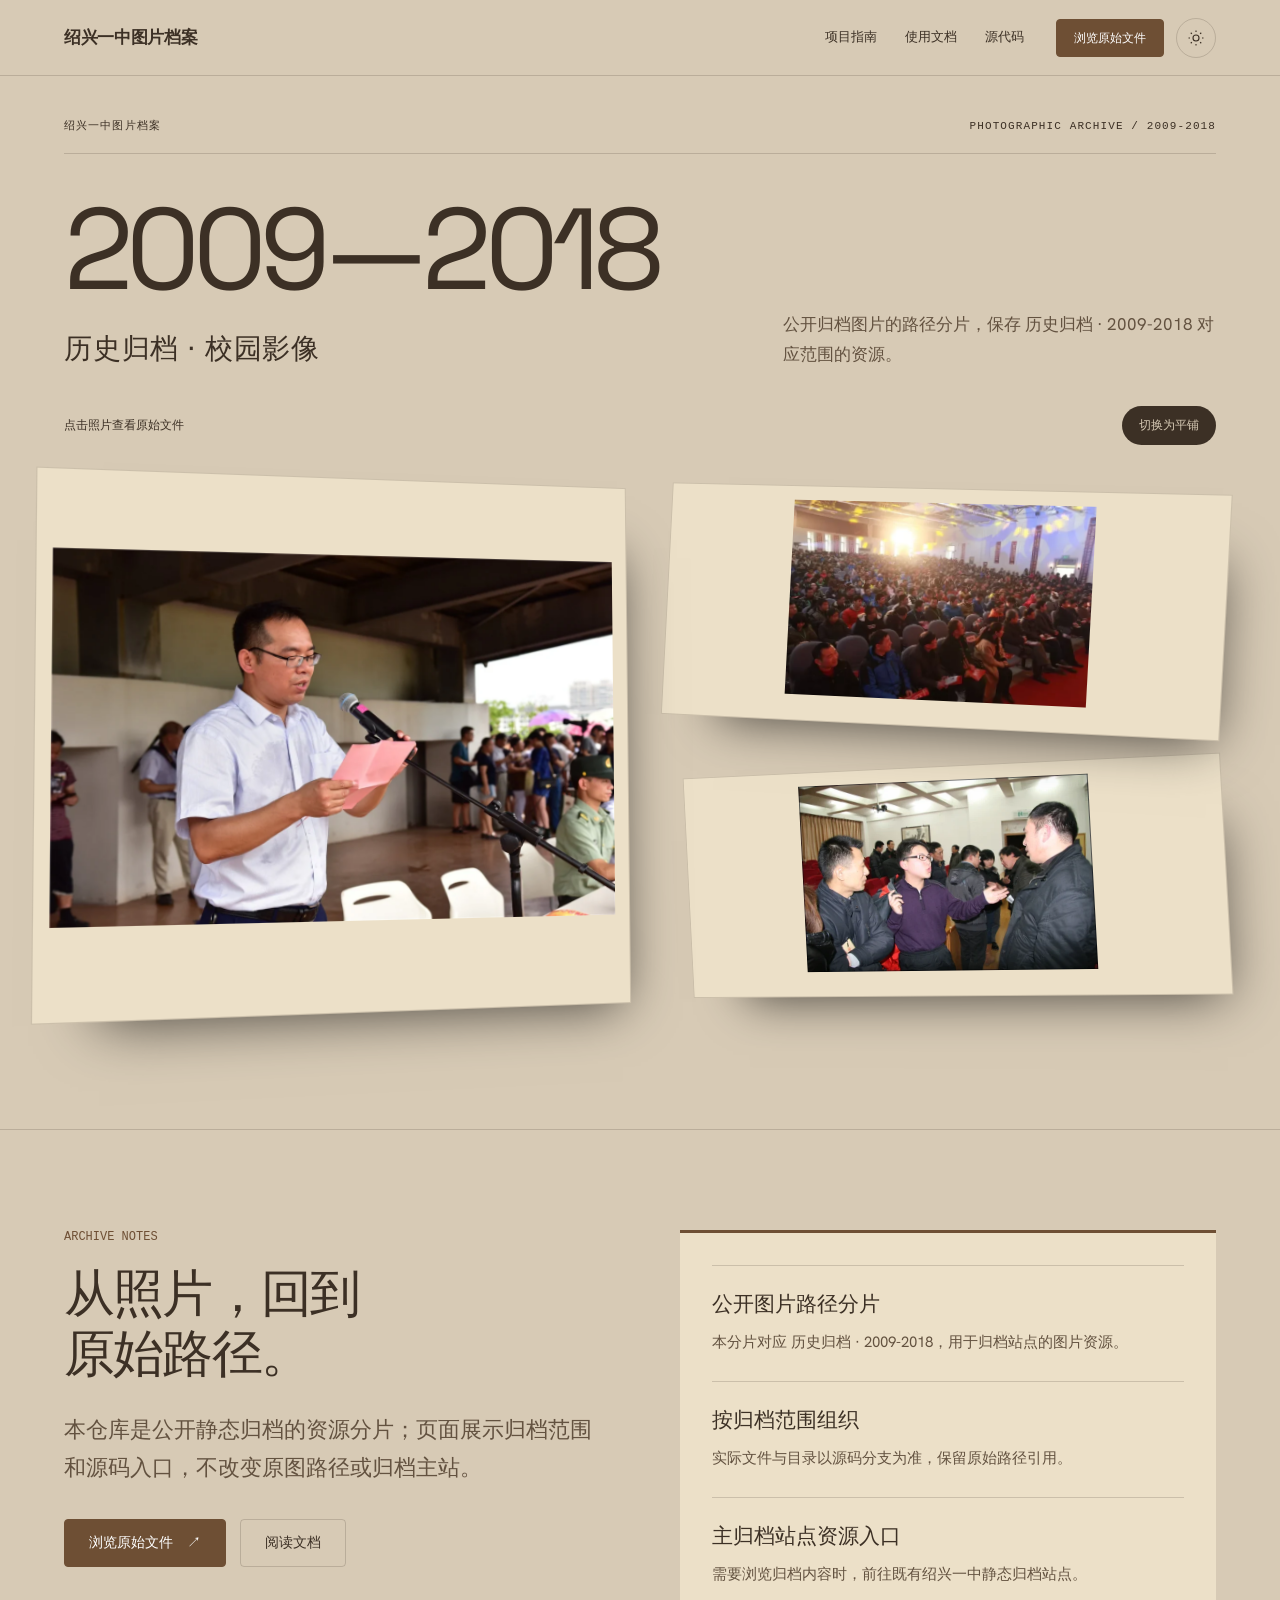
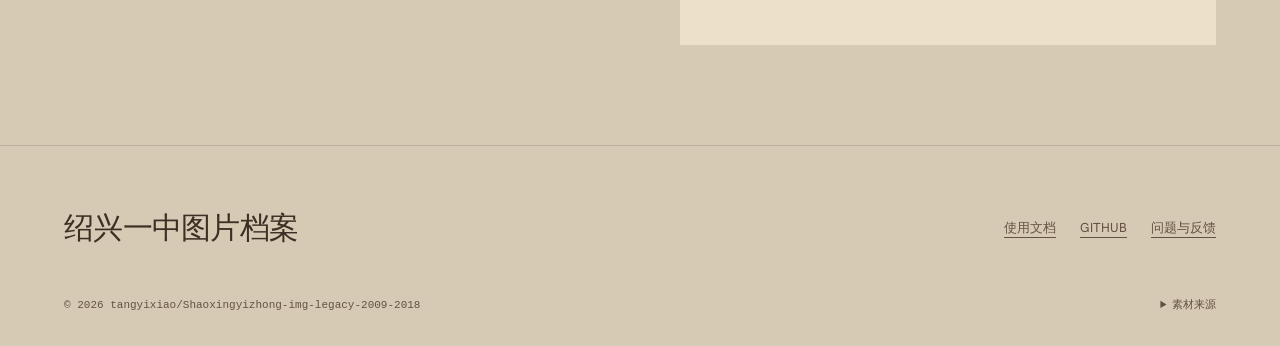
<file: index.html>
<!doctype html><html lang="zh-CN" data-project="Shaoxingyizhong-img-legacy-2009-2018" data-family="archive"><head><meta charset="utf-8"><meta name="viewport" content="width=device-width, initial-scale=1"><meta name="description" content="公开归档图片的路径分片，保存 历史归档 · 2009-2018 对应范围的资源。"><meta name="color-scheme" content="light dark"><title>绍兴一中图片档案 · 公开归档图片的路径分片</title><link rel="stylesheet" href="assets/fonts/fonts.css"><link rel="stylesheet" href="assets/fonts/display.css"><link rel="stylesheet" href="assets/site.css"><link rel="stylesheet" href="assets/docs-v3.css"><link rel="stylesheet" href="assets/polish.css"><style>:root{--font-body:"Hanken Grotesk","PingFang SC","Microsoft YaHei",sans-serif;--font-text:var(--font-body);--model-accent:var(--accent);--font-display:"Space Grotesk","Songti SC","SimSun",serif;--font-mono:"Geist Mono","SFMono-Regular",Consolas,monospace}html[data-theme="light"]{--bg:#D7CAB5;--surface:#ECE0C8;--ink:#3C3025;--muted:#635240;--accent:#6e4f34;--accent-ink:#FFFFFF;--line:color-mix(in srgb,#3C3025 19%,transparent);color-scheme:light}html[data-theme="dark"]{--bg:#241E18;--surface:#392F23;--ink:#EDDFC5;--muted:#b9a181;--accent:#d7b485;--accent-ink:#000000;--line:color-mix(in srgb,#EDDFC5 19%,transparent);color-scheme:dark}</style><script src="assets/theme.js"></script><link rel="icon" type="image/svg+xml" href="favicon.svg"></head><body><header class="nav site-nav"><div class="wrap nav-inner"><a class="skip-link" href="#top">跳到正文</a><a class="site-brand" href="index.html">绍兴一中图片档案</a><nav class="site-links" aria-label="项目导航"><a href="project-website/site/index.html">项目指南</a><a href="docs.html">使用文档</a><a href="https://github.com/tangyixiao/Shaoxingyizhong-img-legacy-2009-2018">源代码</a></nav><div class="nav-controls"><a class="btn nav-cta" href="https://github.com/tangyixiao/Shaoxingyizhong-img-legacy-2009-2018">浏览原始文件</a><button class="site-theme" type="button" data-theme-toggle aria-label="切换深浅色" aria-pressed="false"><svg width="18" height="18" viewBox="0 0 24 24" fill="none" stroke="currentColor" stroke-width="1.5" aria-hidden="true"><circle cx="12" cy="12" r="4"/><path d="M12 2v2m0 16v2M2 12h2m16 0h2M5 5l1.5 1.5m11 11L19 19M5 19l1.5-1.5m11-11L19 5"/></svg></button><button class="site-menu-toggle" data-menu-toggle type="button" aria-label="菜单" aria-expanded="false" aria-controls="site-drawer"><svg width="20" height="20" viewBox="0 0 20 20" fill="none" stroke="currentColor" stroke-width="1.4" aria-hidden="true"><path d="M3 6h14M3 14h14"/></svg></button></div></div><nav class="site-drawer" id="site-drawer" hidden><a href="project-website/site/index.html">项目指南</a><a href="index.html">项目首页</a><a href="docs.html">使用文档</a><a href="https://github.com/tangyixiao/Shaoxingyizhong-img-legacy-2009-2018">查看源码</a><p class="drawer-note">绍兴一中图片档案</p></nav></header><main id="top"><article class="archive-layout-spread"><section class="archive-hero"><div class="wrap"><div class="archive-masthead"><span>绍兴一中图片档案</span><span>PHOTOGRAPHIC ARCHIVE / 2009-2018</span></div><div class="archive-heading"><h1 class="archive-year">2009—2018<small>历史归档 · 校园影像</small></h1><p class="lede">公开归档图片的路径分片，保存 历史归档 · 2009-2018 对应范围的资源。</p></div><div class="archive-controls"><span>点击照片查看原始文件</span><button type="button" data-depth-toggle aria-controls="photo-wall" aria-pressed="true">切换为平铺</button></div><div class="photo-wall is-depth" id="photo-wall"><a class="archive-print" href="https://github.com/tangyixiao/Shaoxingyizhong-img-legacy-2009-2018/blob/main/UploadFiles/UploadFiles/201808/2018082814330465.jpg"><img src="assets/media/photo-1.webp" alt="户外演讲，来自绍兴一中公开图片归档"></a><a class="archive-print" href="https://github.com/tangyixiao/Shaoxingyizhong-img-legacy-2009-2018/blob/main/UploadFiles/UploadFiles/201702/2017021114381848.png"><img src="assets/media/photo-2.webp" alt="礼堂活动，来自绍兴一中公开图片归档"></a><a class="archive-print" href="https://github.com/tangyixiao/Shaoxingyizhong-img-legacy-2009-2018/blob/main/UploadFiles/UploadFiles/201101/2011012711044880.jpg"><img src="assets/media/photo-3.webp" alt="师生交流，来自绍兴一中公开图片归档"></a></div></div></section><section class="section top-rule"><div class="wrap archive-links"><div><p class="section-number">ARCHIVE NOTES</p><h2>从照片，回到原始路径。</h2><p class="lede" style="margin-top:26px">本仓库是公开静态归档的资源分片；页面展示归档范围和源码入口，不改变原图路径或归档主站。</p><div class="actions"><a class="btn" href="https://github.com/tangyixiao/Shaoxingyizhong-img-legacy-2009-2018">浏览原始文件 <span aria-hidden="true">↗</span></a><a class="btn secondary" href="docs.html">阅读文档</a></div></div><div class="archive-source"><ul class="caps"><li><h3>公开图片路径分片</h3><p>本分片对应 历史归档 · 2009-2018，用于归档站点的图片资源。</p></li><li><h3>按归档范围组织</h3><p>实际文件与目录以源码分支为准，保留原始路径引用。</p></li><li><h3>主归档站点资源入口</h3><p>需要浏览归档内容时，前往既有绍兴一中静态归档站点。</p></li></ul></div></div></section></article></main><footer class="site-footer"><div class="wrap"><div class="footer-top"><span class="footer-name">绍兴一中图片档案</span><nav class="footer-links"><a href="docs.html">使用文档</a><a href="https://github.com/tangyixiao/Shaoxingyizhong-img-legacy-2009-2018">GITHUB</a><a href="https://github.com/tangyixiao/Shaoxingyizhong-img-legacy-2009-2018/issues">问题与反馈</a></nav></div><div class="footer-bottom"><span>© 2026 tangyixiao/Shaoxingyizhong-img-legacy-2009-2018</span><details><summary>素材来源</summary><ul><li><a href="https://github.com/tangyixiao/Shaoxingyizhong-img-legacy-2009-2018/blob/main/UploadFiles/UploadFiles/201808/2018082814330465.jpg">UploadFiles/UploadFiles/201808/2018082814330465.jpg</a></li><li><a href="https://github.com/tangyixiao/Shaoxingyizhong-img-legacy-2009-2018/blob/main/UploadFiles/UploadFiles/201702/2017021114381848.png">UploadFiles/UploadFiles/201702/2017021114381848.png</a></li><li><a href="https://github.com/tangyixiao/Shaoxingyizhong-img-legacy-2009-2018/blob/main/UploadFiles/UploadFiles/201101/2011012711044880.jpg">UploadFiles/UploadFiles/201101/2011012711044880.jpg</a></li></ul></details></div></div></footer><script src="assets/site.js" defer></script><script src="assets/docs-v3.js" defer></script></body></html>
</file>
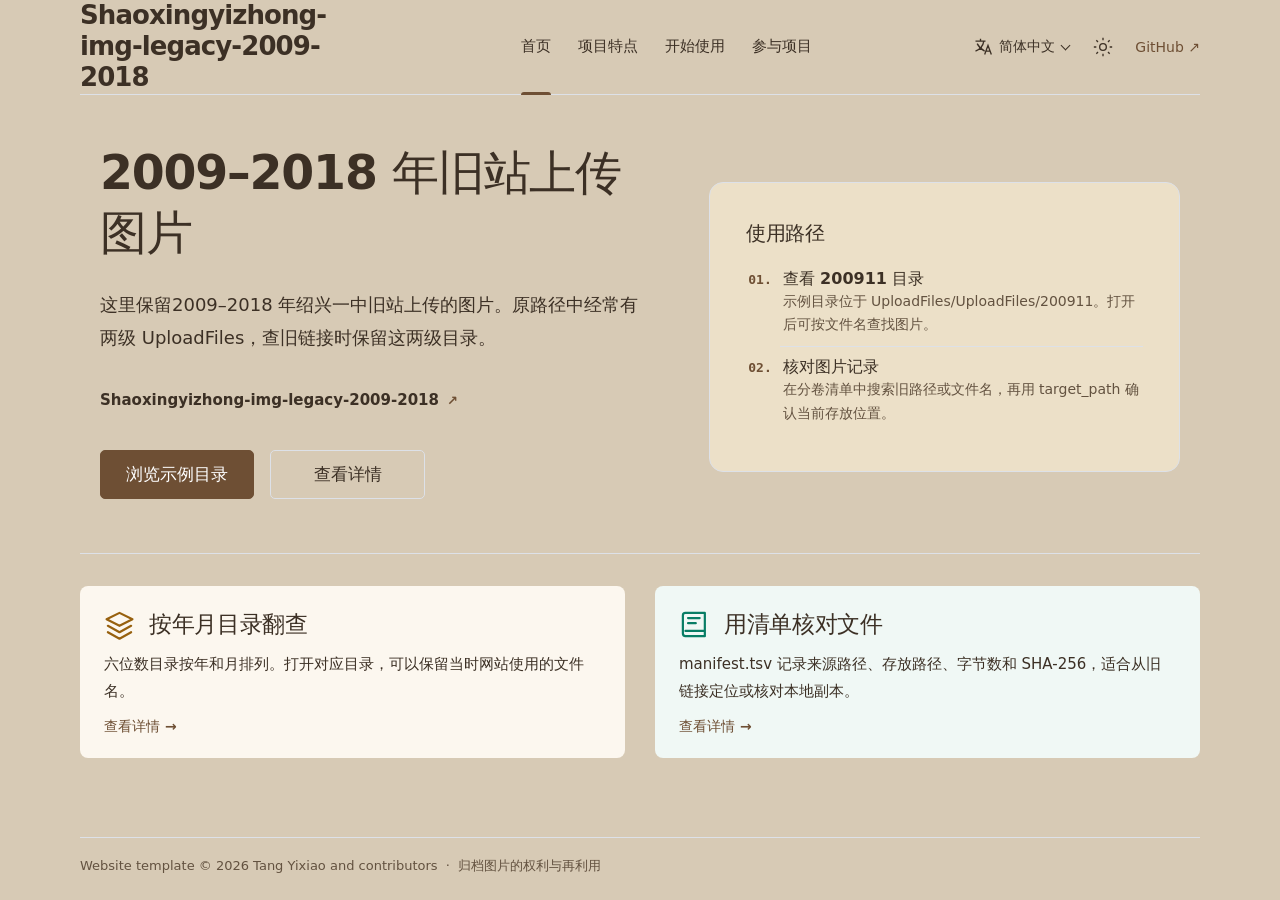
<file: project-website/site/index.html>
<!doctype html>
<html lang="zh-CN" data-locale="zh-CN" data-theme="system" data-default-theme="system" data-site-root="./">
<head>
  <meta charset="utf-8">
  <meta name="viewport" content="width=device-width, initial-scale=1">
  <meta name="generator" content="Project website template">
  <meta name="color-scheme" content="light dark">
  <meta name="description" content="这里保留2009–2018 年绍兴一中旧站上传的图片。原路径中经常有两级 UploadFiles，查旧链接时保留这两级目录。">
  <meta name="theme-color" content="#ffffff" media="(prefers-color-scheme: light)">
  <meta name="theme-color" content="#18191b" media="(prefers-color-scheme: dark)">
  <title>2009–2018 年旧站上传图片 · Shaoxingyizhong-img-legacy-2009-2018</title>
  <link rel="alternate" hreflang="zh-CN" href="./index.html"><link rel="alternate" hreflang="en" href="./en/index.html">
  <link rel="icon" href="./favicon.svg" type="image/svg+xml">
  <script src="./theme-init.js"></script>
  <link rel="stylesheet" href="./style.css">
  <script src="./script.js" defer></script>
</head>
<body class="page-home" id="top">
  <a class="skip-link" href="#main">跳转到主要内容</a>
  <header class="site-header wrap">
    <a class="brand" href="./index.html">Shaoxingyizhong-img-legacy-2009-2018</a>
    <nav class="main-nav" id="main-nav" aria-label="主导航"><a href="./index.html" aria-current="page">首页</a><a href="./features.html">项目特点</a><a href="./download.html">开始使用</a><a href="./community.html">参与项目</a></nav>
    <div class="header-tools">
      <details class="language-picker picker">
        <summary aria-label="选择语言"><svg viewBox="0 0 24 24" fill="none" stroke="currentColor" stroke-width="1.6" aria-hidden="true"><path d="M3 5h12M9 2v3m4 0c-1 6-5 10-10 12m2-9c2 4 5 7 9 9m0 4 4-11 4 11m-6-4h4"/></svg><span class="language-current">简体中文</span></summary>
        <nav class="picker-menu" aria-label="选择语言"><a href="./index.html" lang="zh-CN" hreflang="zh-CN" aria-current="true">简体中文</a><a href="./en/index.html" lang="en" hreflang="en">English</a></nav>
      </details>
      <details class="theme-picker picker" hidden>
        <summary aria-label="选择主题"><svg class="theme-sun" viewBox="0 0 24 24" fill="none" stroke="currentColor" stroke-width="1.6" aria-hidden="true"><circle cx="12" cy="12" r="4"/><path d="M12 1v3m0 16v3M1 12h3m16 0h3M4 4l2 2m12 12 2 2M4 20l2-2M18 6l2-2"/></svg><svg class="theme-moon" viewBox="0 0 24 24" fill="none" stroke="currentColor" stroke-width="1.6" aria-hidden="true"><path d="M20.5 14A9 9 0 0 1 10 3.5 9 9 0 1 0 20.5 14Z"/></svg><span class="theme-current">跟随系统</span></summary>
        <div class="picker-menu"><button type="button" data-theme-choice="light" aria-pressed="false"><svg class="" viewBox="0 0 24 24" fill="none" stroke="currentColor" stroke-width="1.7" stroke-linecap="round" stroke-linejoin="round" aria-hidden="true"><circle cx="12" cy="12" r="4"/><path d="M12 1v3m0 16v3M1 12h3m16 0h3M4 4l2 2m12 12 2 2M4 20l2-2M18 6l2-2"/></svg><span>浅色</span></button><button type="button" data-theme-choice="dark" aria-pressed="false"><svg class="" viewBox="0 0 24 24" fill="none" stroke="currentColor" stroke-width="1.7" stroke-linecap="round" stroke-linejoin="round" aria-hidden="true"><path d="M20.5 14A9 9 0 0 1 10 3.5 9 9 0 1 0 20.5 14Z"/></svg><span>深色</span></button><button type="button" data-theme-choice="system" aria-pressed="false"><svg class="" viewBox="0 0 24 24" fill="none" stroke="currentColor" stroke-width="1.7" stroke-linecap="round" stroke-linejoin="round" aria-hidden="true"><rect x="2" y="3" width="20" height="14" rx="2"/><path d="M12 17v4m-5 0h10"/></svg><span>跟随系统</span></button></div>
      </details>
      <a class="repository-link" href="https://github.com/tangyixiao/Shaoxingyizhong-img-legacy-2009-2018">GitHub <span aria-hidden="true">↗</span></a>
      <button class="menu-toggle" type="button" aria-label="打开导航" data-open-label="打开导航" data-close-label="关闭导航" aria-expanded="false" aria-controls="main-nav" hidden><svg viewBox="0 0 24 24" fill="none" stroke="currentColor" stroke-width="1.8" aria-hidden="true"><path d="M3 6h18M3 12h18M3 18h18"/></svg></button>
    </div>
  </header>
  <main id="main" class="wrap"><section class="hero" aria-labelledby="hero-title"><div class="hero-copy"><h1 id="hero-title">2009–2018 年旧站上传图片</h1><div class="hero-description"><p>这里保留2009–2018 年绍兴一中旧站上传的图片。原路径中经常有两级 UploadFiles，查旧链接时保留这两级目录。</p></div><nav class="platforms" aria-label="支持的平台"><a class="platform-link" href="https://tangyixiao.github.io/Shaoxingyizhong-img-legacy-2009-2018/"><span>Shaoxingyizhong-img-legacy-2009-2018</span><span class="platform-arrow" aria-hidden="true">↗</span></a></nav><div class="hero-actions"><a class="button button-primary" href="https://github.com/tangyixiao/Shaoxingyizhong-img-legacy-2009-2018/tree/main/UploadFiles/UploadFiles/200911">浏览示例目录</a><a class="button button-secondary" href="./features.html">查看详情</a></div></div><figure class="product-preview"><div class="guide-card"><h2>使用路径</h2><ol><li><a href="./download.html#instructions"><strong>查看 200911 目录</strong><span>示例目录位于 UploadFiles/UploadFiles/200911。打开后可按文件名查找图片。</span></a></li><li><a href="./download.html#instructions"><strong>核对图片记录</strong><span>在分卷清单中搜索旧路径或文件名，再用 target_path 确认当前存放位置。</span></a></li></ol></div></figure></section><section class="home-features section-rule" aria-label="项目特点"><div class="feature-teasers"><article class="feature-teaser teaser-code"><header><svg class="" viewBox="0 0 24 24" fill="none" stroke="currentColor" stroke-width="1.7" stroke-linecap="round" stroke-linejoin="round" aria-hidden="true"><path d="m12 3 10 5-10 5L2 8l10-5Zm-9 10 9 5 9-5M3 18l9 5 9-5"/></svg><h2>按年月目录翻查</h2></header><p>六位数目录按年和月排列。打开对应目录，可以保留当时网站使用的文件名。</p><a class="feature-more" href="./features.html">查看详情 <span aria-hidden="true">→</span></a></article><article class="feature-teaser teaser-training"><header><svg class="" viewBox="0 0 24 24" fill="none" stroke="currentColor" stroke-width="1.7" stroke-linecap="round" stroke-linejoin="round" aria-hidden="true"><path d="M5 3h15v18H5a2 2 0 0 1-2-2V5a2 2 0 0 1 2-2Zm0 14h15M7 7h9M7 11h6"/></svg><h2>用清单核对文件</h2></header><p>manifest.tsv 记录来源路径、存放路径、字节数和 SHA-256，适合从旧链接定位或核对本地副本。</p><a class="feature-more" href="./features.html">查看详情 <span aria-hidden="true">→</span></a></article></div></section></main>
  <footer class="site-footer wrap"><p>Website template © 2026 Tang Yixiao and contributors <span aria-hidden="true">·</span> <a href="https://github.com/tangyixiao/Shaoxingyizhong/blob/main/RIGHTS.md">归档图片的权利与再利用</a></p></footer>
</body>
</html>
</file>
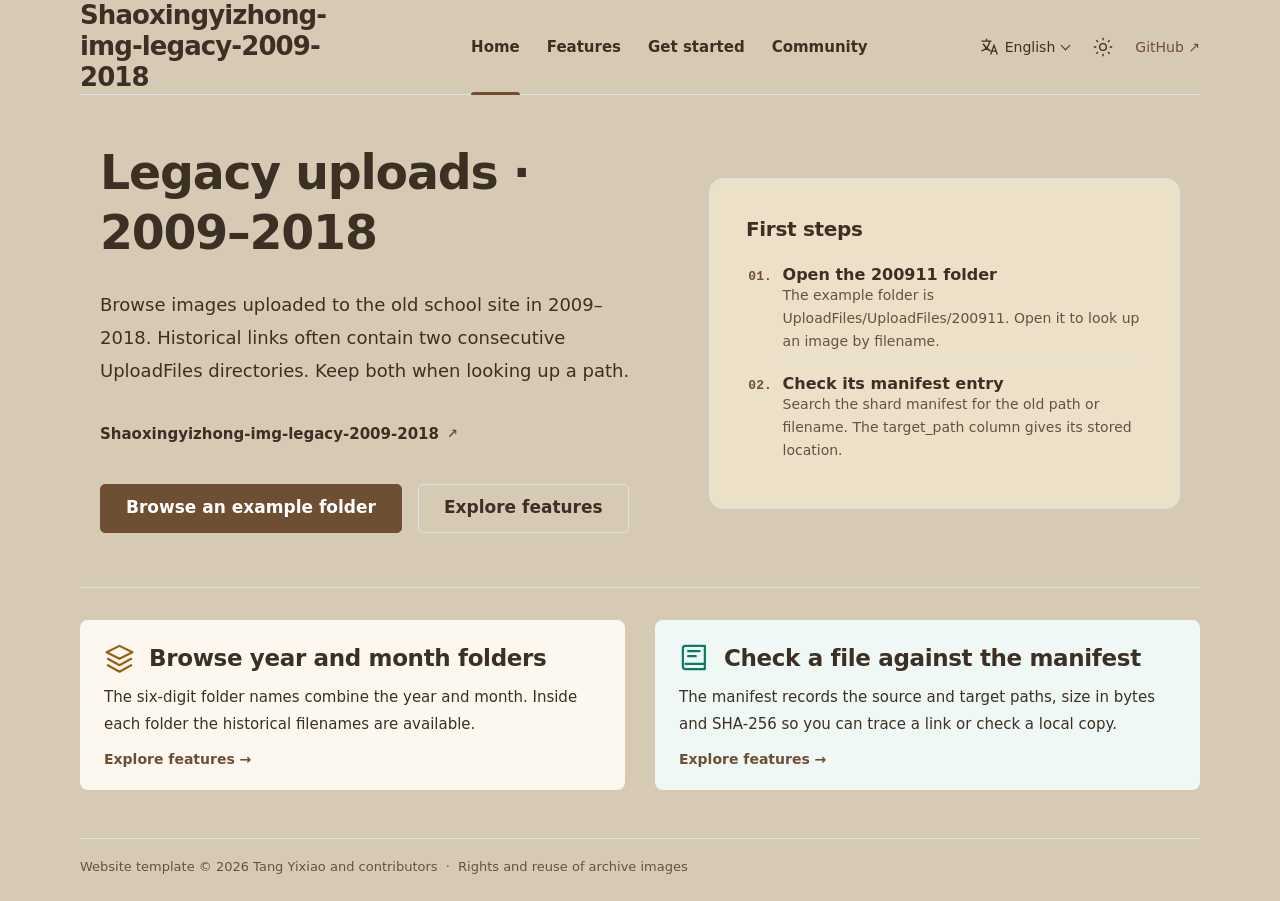
<file: project-website/site/en/index.html>
<!doctype html>
<html lang="en" data-locale="en" data-theme="system" data-default-theme="system" data-site-root="../">
<head>
  <meta charset="utf-8">
  <meta name="viewport" content="width=device-width, initial-scale=1">
  <meta name="generator" content="Project website template">
  <meta name="color-scheme" content="light dark">
  <meta name="description" content="Browse images uploaded to the old school site in 2009–2018. Historical links often contain two consecutive UploadFiles directories. Keep both when looking up a path.">
  <meta name="theme-color" content="#ffffff" media="(prefers-color-scheme: light)">
  <meta name="theme-color" content="#18191b" media="(prefers-color-scheme: dark)">
  <title>Legacy uploads · 2009–2018 · Shaoxingyizhong-img-legacy-2009-2018</title>
  <link rel="alternate" hreflang="zh-CN" href="../index.html"><link rel="alternate" hreflang="en" href="../en/index.html">
  <link rel="icon" href="../favicon.svg" type="image/svg+xml">
  <script src="../theme-init.js"></script>
  <link rel="stylesheet" href="../style.css">
  <script src="../script.js" defer></script>
</head>
<body class="page-home" id="top">
  <a class="skip-link" href="#main">Skip to main content</a>
  <header class="site-header wrap">
    <a class="brand" href="./index.html">Shaoxingyizhong-img-legacy-2009-2018</a>
    <nav class="main-nav" id="main-nav" aria-label="Main navigation"><a href="./index.html" aria-current="page">Home</a><a href="./features.html">Features</a><a href="./download.html">Get started</a><a href="./community.html">Community</a></nav>
    <div class="header-tools">
      <details class="language-picker picker">
        <summary aria-label="Choose language"><svg viewBox="0 0 24 24" fill="none" stroke="currentColor" stroke-width="1.6" aria-hidden="true"><path d="M3 5h12M9 2v3m4 0c-1 6-5 10-10 12m2-9c2 4 5 7 9 9m0 4 4-11 4 11m-6-4h4"/></svg><span class="language-current">English</span></summary>
        <nav class="picker-menu" aria-label="Choose language"><a href="../index.html" lang="zh-CN" hreflang="zh-CN">简体中文</a><a href="../en/index.html" lang="en" hreflang="en" aria-current="true">English</a></nav>
      </details>
      <details class="theme-picker picker" hidden>
        <summary aria-label="Choose theme"><svg class="theme-sun" viewBox="0 0 24 24" fill="none" stroke="currentColor" stroke-width="1.6" aria-hidden="true"><circle cx="12" cy="12" r="4"/><path d="M12 1v3m0 16v3M1 12h3m16 0h3M4 4l2 2m12 12 2 2M4 20l2-2M18 6l2-2"/></svg><svg class="theme-moon" viewBox="0 0 24 24" fill="none" stroke="currentColor" stroke-width="1.6" aria-hidden="true"><path d="M20.5 14A9 9 0 0 1 10 3.5 9 9 0 1 0 20.5 14Z"/></svg><span class="theme-current">System</span></summary>
        <div class="picker-menu"><button type="button" data-theme-choice="light" aria-pressed="false"><svg class="" viewBox="0 0 24 24" fill="none" stroke="currentColor" stroke-width="1.7" stroke-linecap="round" stroke-linejoin="round" aria-hidden="true"><circle cx="12" cy="12" r="4"/><path d="M12 1v3m0 16v3M1 12h3m16 0h3M4 4l2 2m12 12 2 2M4 20l2-2M18 6l2-2"/></svg><span>Light</span></button><button type="button" data-theme-choice="dark" aria-pressed="false"><svg class="" viewBox="0 0 24 24" fill="none" stroke="currentColor" stroke-width="1.7" stroke-linecap="round" stroke-linejoin="round" aria-hidden="true"><path d="M20.5 14A9 9 0 0 1 10 3.5 9 9 0 1 0 20.5 14Z"/></svg><span>Dark</span></button><button type="button" data-theme-choice="system" aria-pressed="false"><svg class="" viewBox="0 0 24 24" fill="none" stroke="currentColor" stroke-width="1.7" stroke-linecap="round" stroke-linejoin="round" aria-hidden="true"><rect x="2" y="3" width="20" height="14" rx="2"/><path d="M12 17v4m-5 0h10"/></svg><span>System</span></button></div>
      </details>
      <a class="repository-link" href="https://github.com/tangyixiao/Shaoxingyizhong-img-legacy-2009-2018">GitHub <span aria-hidden="true">↗</span></a>
      <button class="menu-toggle" type="button" aria-label="Open navigation" data-open-label="Open navigation" data-close-label="Close navigation" aria-expanded="false" aria-controls="main-nav" hidden><svg viewBox="0 0 24 24" fill="none" stroke="currentColor" stroke-width="1.8" aria-hidden="true"><path d="M3 6h18M3 12h18M3 18h18"/></svg></button>
    </div>
  </header>
  <main id="main" class="wrap"><section class="hero" aria-labelledby="hero-title"><div class="hero-copy"><h1 id="hero-title">Legacy uploads · 2009–2018</h1><div class="hero-description"><p>Browse images uploaded to the old school site in 2009–2018. Historical links often contain two consecutive UploadFiles directories. Keep both when looking up a path.</p></div><nav class="platforms" aria-label="Supported platforms"><a class="platform-link" href="https://tangyixiao.github.io/Shaoxingyizhong-img-legacy-2009-2018/"><span>Shaoxingyizhong-img-legacy-2009-2018</span><span class="platform-arrow" aria-hidden="true">↗</span></a></nav><div class="hero-actions"><a class="button button-primary" href="https://github.com/tangyixiao/Shaoxingyizhong-img-legacy-2009-2018/tree/main/UploadFiles/UploadFiles/200911">Browse an example folder</a><a class="button button-secondary" href="./features.html">Explore features</a></div></div><figure class="product-preview"><div class="guide-card"><h2>First steps</h2><ol><li><a href="./download.html#instructions"><strong>Open the 200911 folder</strong><span>The example folder is UploadFiles/UploadFiles/200911. Open it to look up an image by filename.</span></a></li><li><a href="./download.html#instructions"><strong>Check its manifest entry</strong><span>Search the shard manifest for the old path or filename. The target_path column gives its stored location.</span></a></li></ol></div></figure></section><section class="home-features section-rule" aria-label="Features"><div class="feature-teasers"><article class="feature-teaser teaser-code"><header><svg class="" viewBox="0 0 24 24" fill="none" stroke="currentColor" stroke-width="1.7" stroke-linecap="round" stroke-linejoin="round" aria-hidden="true"><path d="m12 3 10 5-10 5L2 8l10-5Zm-9 10 9 5 9-5M3 18l9 5 9-5"/></svg><h2>Browse year and month folders</h2></header><p>The six-digit folder names combine the year and month. Inside each folder the historical filenames are available.</p><a class="feature-more" href="./features.html">Explore features <span aria-hidden="true">→</span></a></article><article class="feature-teaser teaser-training"><header><svg class="" viewBox="0 0 24 24" fill="none" stroke="currentColor" stroke-width="1.7" stroke-linecap="round" stroke-linejoin="round" aria-hidden="true"><path d="M5 3h15v18H5a2 2 0 0 1-2-2V5a2 2 0 0 1 2-2Zm0 14h15M7 7h9M7 11h6"/></svg><h2>Check a file against the manifest</h2></header><p>The manifest records the source and target paths, size in bytes and SHA-256 so you can trace a link or check a local copy.</p><a class="feature-more" href="./features.html">Explore features <span aria-hidden="true">→</span></a></article></div></section></main>
  <footer class="site-footer wrap"><p>Website template © 2026 Tang Yixiao and contributors <span aria-hidden="true">·</span> <a href="https://github.com/tangyixiao/Shaoxingyizhong/blob/main/RIGHTS.md">Rights and reuse of archive images</a></p></footer>
</body>
</html>
</file>
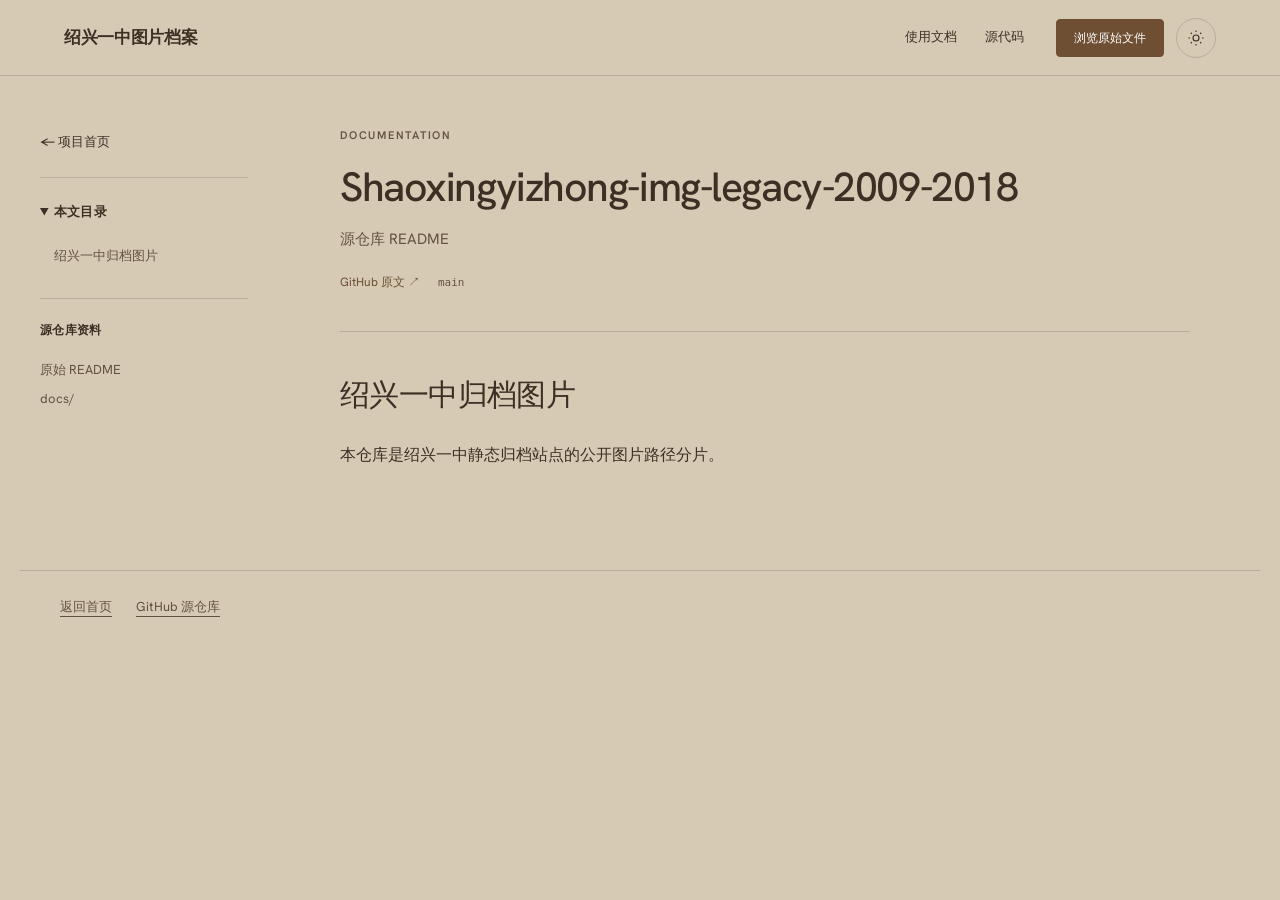
<file: docs.html>
<!doctype html><html lang="zh-CN" data-docs="v3" data-project="Shaoxingyizhong-img-legacy-2009-2018"><head>
<meta charset="utf-8"><meta name="viewport" content="width=device-width,initial-scale=1">
<title>Shaoxingyizhong-img-legacy-2009-2018 · 文档</title><link rel="stylesheet" href="assets/fonts/fonts.css"><link rel="stylesheet" href="assets/fonts/display.css"><link rel="stylesheet" href="assets/site.css"><link rel="stylesheet" href="assets/docs-v3.css"><link rel="stylesheet" href="assets/polish.css"><style>:root{--font-body:"Hanken Grotesk","PingFang SC","Microsoft YaHei",sans-serif;--font-text:var(--font-body);--model-accent:var(--accent);--font-display:"Space Grotesk","Songti SC","SimSun",serif;--font-mono:"Geist Mono","SFMono-Regular",Consolas,monospace}html[data-theme="light"]{--bg:#D7CAB5;--surface:#ECE0C8;--ink:#3C3025;--muted:#635240;--accent:#6e4f34;--accent-ink:#FFFFFF;--line:color-mix(in srgb,#3C3025 19%,transparent);color-scheme:light}html[data-theme="dark"]{--bg:#241E18;--surface:#392F23;--ink:#EDDFC5;--muted:#b9a181;--accent:#d7b485;--accent-ink:#000000;--line:color-mix(in srgb,#EDDFC5 19%,transparent);color-scheme:dark}</style><script src="assets/theme.js"></script><link rel="stylesheet" href="assets/docs-v3.css"></head>
<body class="docs-page"><header class="nav site-nav"><div class="wrap nav-inner"><a class="skip-link" href="#docs-content">跳到正文</a><a class="site-brand" href="index.html">绍兴一中图片档案</a><nav class="site-links" aria-label="项目导航"><a href="docs.html">使用文档</a><a href="https://github.com/tangyixiao/Shaoxingyizhong-img-legacy-2009-2018">源代码</a></nav><div class="nav-controls"><a class="btn nav-cta" href="https://github.com/tangyixiao/Shaoxingyizhong-img-legacy-2009-2018">浏览原始文件</a><button class="site-theme" type="button" data-theme-toggle aria-label="切换深浅色" aria-pressed="false"><svg width="18" height="18" viewBox="0 0 24 24" fill="none" stroke="currentColor" stroke-width="1.5" aria-hidden="true"><circle cx="12" cy="12" r="4"/><path d="M12 2v2m0 16v2M2 12h2m16 0h2M5 5l1.5 1.5m11 11L19 19M5 19l1.5-1.5m11-11L19 5"/></svg></button><button class="site-menu-toggle" data-menu-toggle type="button" aria-label="菜单" aria-expanded="false" aria-controls="site-drawer"><svg width="20" height="20" viewBox="0 0 20 20" fill="none" stroke="currentColor" stroke-width="1.4" aria-hidden="true"><path d="M3 6h14M3 14h14"/></svg></button></div></div><nav class="site-drawer" id="site-drawer" hidden><a href="index.html">项目首页</a><a href="docs.html">使用文档</a><a href="https://github.com/tangyixiao/Shaoxingyizhong-img-legacy-2009-2018">查看源码</a><p class="drawer-note">绍兴一中图片档案</p></nav></header><div class="docs-shell" id="top">
<aside class="docs-sidebar"><a class="docs-back" href="index.html">← 项目首页</a>
<details class="docs-toc" open><summary>本文目录</summary><nav aria-label="文档目录"><ol><li class="docs-level-1"><a href="#绍兴一中归档图片">绍兴一中归档图片</a></li></ol></nav></details>
<div class="docs-resources"><h2>源仓库资料</h2><ul><li><a href="https://github.com/tangyixiao/Shaoxingyizhong-img-legacy-2009-2018/blob/main/README.md">原始 README</a></li><li><a href="https://github.com/tangyixiao/Shaoxingyizhong-img-legacy-2009-2018/tree/main/docs">docs/</a></li></ul></div></aside>
<main class="docs-main"><header class="docs-intro"><p class="docs-eyebrow">DOCUMENTATION</p>
<h1>Shaoxingyizhong-img-legacy-2009-2018</h1><p>源仓库 README</p><div class="docs-source"><a href="https://github.com/tangyixiao/Shaoxingyizhong-img-legacy-2009-2018/blob/main/README.md">GitHub 原文 ↗</a><code>main</code></div></header>
<article class="docs-markdown" id="docs-content" tabindex="-1"><h1 id="绍兴一中归档图片">绍兴一中归档图片<a class="docs-heading-anchor" href="#绍兴一中归档图片" aria-label="此标题的固定链接">#</a></h1>
<p>本仓库是绍兴一中静态归档站点的公开图片路径分片。</p>
</article>
</main></div><footer class="docs-footer"><a href="index.html">返回首页</a><a href="https://github.com/tangyixiao/Shaoxingyizhong-img-legacy-2009-2018">GitHub 源仓库</a></footer><script src="assets/docs-v3.js" defer></script><script src="assets/site.js" defer></script></body></html>
</file>
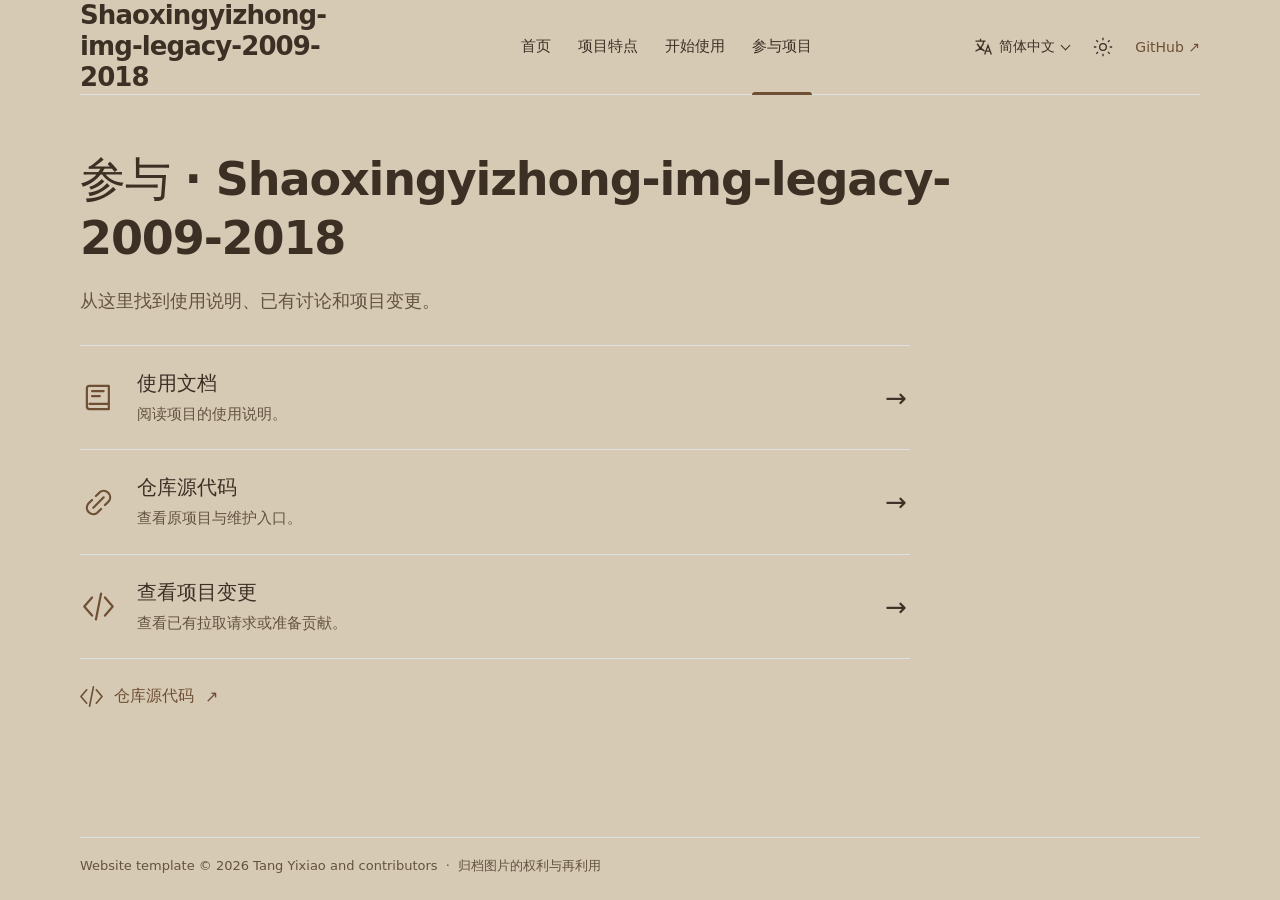
<file: project-website/site/community.html>
<!doctype html>
<html lang="zh-CN" data-locale="zh-CN" data-theme="system" data-default-theme="system" data-site-root="./">
<head>
  <meta charset="utf-8">
  <meta name="viewport" content="width=device-width, initial-scale=1">
  <meta name="generator" content="Project website template">
  <meta name="color-scheme" content="light dark">
  <meta name="description" content="从这里找到使用说明、已有讨论和项目变更。">
  <meta name="theme-color" content="#ffffff" media="(prefers-color-scheme: light)">
  <meta name="theme-color" content="#18191b" media="(prefers-color-scheme: dark)">
  <title>参与项目 · Shaoxingyizhong-img-legacy-2009-2018</title>
  <link rel="alternate" hreflang="zh-CN" href="./community.html"><link rel="alternate" hreflang="en" href="./en/community.html">
  <link rel="icon" href="./favicon.svg" type="image/svg+xml">
  <script src="./theme-init.js"></script>
  <link rel="stylesheet" href="./style.css">
  <script src="./script.js" defer></script>
</head>
<body class="page-community" id="top">
  <a class="skip-link" href="#main">跳转到主要内容</a>
  <header class="site-header wrap">
    <a class="brand" href="./index.html">Shaoxingyizhong-img-legacy-2009-2018</a>
    <nav class="main-nav" id="main-nav" aria-label="主导航"><a href="./index.html">首页</a><a href="./features.html">项目特点</a><a href="./download.html">开始使用</a><a href="./community.html" aria-current="page">参与项目</a></nav>
    <div class="header-tools">
      <details class="language-picker picker">
        <summary aria-label="选择语言"><svg viewBox="0 0 24 24" fill="none" stroke="currentColor" stroke-width="1.6" aria-hidden="true"><path d="M3 5h12M9 2v3m4 0c-1 6-5 10-10 12m2-9c2 4 5 7 9 9m0 4 4-11 4 11m-6-4h4"/></svg><span class="language-current">简体中文</span></summary>
        <nav class="picker-menu" aria-label="选择语言"><a href="./community.html" lang="zh-CN" hreflang="zh-CN" aria-current="true">简体中文</a><a href="./en/community.html" lang="en" hreflang="en">English</a></nav>
      </details>
      <details class="theme-picker picker" hidden>
        <summary aria-label="选择主题"><svg class="theme-sun" viewBox="0 0 24 24" fill="none" stroke="currentColor" stroke-width="1.6" aria-hidden="true"><circle cx="12" cy="12" r="4"/><path d="M12 1v3m0 16v3M1 12h3m16 0h3M4 4l2 2m12 12 2 2M4 20l2-2M18 6l2-2"/></svg><svg class="theme-moon" viewBox="0 0 24 24" fill="none" stroke="currentColor" stroke-width="1.6" aria-hidden="true"><path d="M20.5 14A9 9 0 0 1 10 3.5 9 9 0 1 0 20.5 14Z"/></svg><span class="theme-current">跟随系统</span></summary>
        <div class="picker-menu"><button type="button" data-theme-choice="light" aria-pressed="false"><svg class="" viewBox="0 0 24 24" fill="none" stroke="currentColor" stroke-width="1.7" stroke-linecap="round" stroke-linejoin="round" aria-hidden="true"><circle cx="12" cy="12" r="4"/><path d="M12 1v3m0 16v3M1 12h3m16 0h3M4 4l2 2m12 12 2 2M4 20l2-2M18 6l2-2"/></svg><span>浅色</span></button><button type="button" data-theme-choice="dark" aria-pressed="false"><svg class="" viewBox="0 0 24 24" fill="none" stroke="currentColor" stroke-width="1.7" stroke-linecap="round" stroke-linejoin="round" aria-hidden="true"><path d="M20.5 14A9 9 0 0 1 10 3.5 9 9 0 1 0 20.5 14Z"/></svg><span>深色</span></button><button type="button" data-theme-choice="system" aria-pressed="false"><svg class="" viewBox="0 0 24 24" fill="none" stroke="currentColor" stroke-width="1.7" stroke-linecap="round" stroke-linejoin="round" aria-hidden="true"><rect x="2" y="3" width="20" height="14" rx="2"/><path d="M12 17v4m-5 0h10"/></svg><span>跟随系统</span></button></div>
      </details>
      <a class="repository-link" href="https://github.com/tangyixiao/Shaoxingyizhong-img-legacy-2009-2018">GitHub <span aria-hidden="true">↗</span></a>
      <button class="menu-toggle" type="button" aria-label="打开导航" data-open-label="打开导航" data-close-label="关闭导航" aria-expanded="false" aria-controls="main-nav" hidden><svg viewBox="0 0 24 24" fill="none" stroke="currentColor" stroke-width="1.8" aria-hidden="true"><path d="M3 6h18M3 12h18M3 18h18"/></svg></button>
    </div>
  </header>
  <main id="main" class="wrap"><header class="page-heading"><h1>参与 · Shaoxingyizhong-img-legacy-2009-2018</h1><p>从这里找到使用说明、已有讨论和项目变更。</p></header><div class="community-rows"><a class="community-row" href="https://github.com/tangyixiao/Shaoxingyizhong-img-legacy-2009-2018/blob/main/manifest.tsv"><svg class="" viewBox="0 0 24 24" fill="none" stroke="currentColor" stroke-width="1.7" stroke-linecap="round" stroke-linejoin="round" aria-hidden="true"><path d="M5 3h15v18H5a2 2 0 0 1-2-2V5a2 2 0 0 1 2-2Zm0 14h15M7 7h9M7 11h6"/></svg><span class="row-copy"><strong>使用文档</strong><span>阅读项目的使用说明。</span></span><span class="arrow" aria-hidden="true">→</span></a><a class="community-row" href="https://github.com/tangyixiao/Shaoxingyizhong-img-legacy-2009-2018"><svg class="" viewBox="0 0 24 24" fill="none" stroke="currentColor" stroke-width="1.7" stroke-linecap="round" stroke-linejoin="round" aria-hidden="true"><path d="m10 7 3-3a5 5 0 0 1 7 7l-3 3M14 17l-3 3a5 5 0 0 1-7-7l3-3m1 6 8-8"/></svg><span class="row-copy"><strong>仓库源代码</strong><span>查看原项目与维护入口。</span></span><span class="arrow" aria-hidden="true">→</span></a><a class="community-row" href="https://github.com/tangyixiao/Shaoxingyizhong-img-legacy-2009-2018/pulls"><svg class="" viewBox="0 0 24 24" fill="none" stroke="currentColor" stroke-width="1.7" stroke-linecap="round" stroke-linejoin="round" aria-hidden="true"><path d="m7 5-6 7 6 7M17 5l6 7-6 7M14 2l-4 20"/></svg><span class="row-copy"><strong>查看项目变更</strong><span>查看已有拉取请求或准备贡献。</span></span><span class="arrow" aria-hidden="true">→</span></a></div><a class="source-link" href="https://github.com/tangyixiao/Shaoxingyizhong-img-legacy-2009-2018"><svg class="" viewBox="0 0 24 24" fill="none" stroke="currentColor" stroke-width="1.7" stroke-linecap="round" stroke-linejoin="round" aria-hidden="true"><path d="m7 5-6 7 6 7M17 5l6 7-6 7M14 2l-4 20"/></svg>仓库源代码 <span aria-hidden="true">↗</span></a></main>
  <footer class="site-footer wrap"><p>Website template © 2026 Tang Yixiao and contributors <span aria-hidden="true">·</span> <a href="https://github.com/tangyixiao/Shaoxingyizhong/blob/main/RIGHTS.md">归档图片的权利与再利用</a></p></footer>
</body>
</html>
</file>
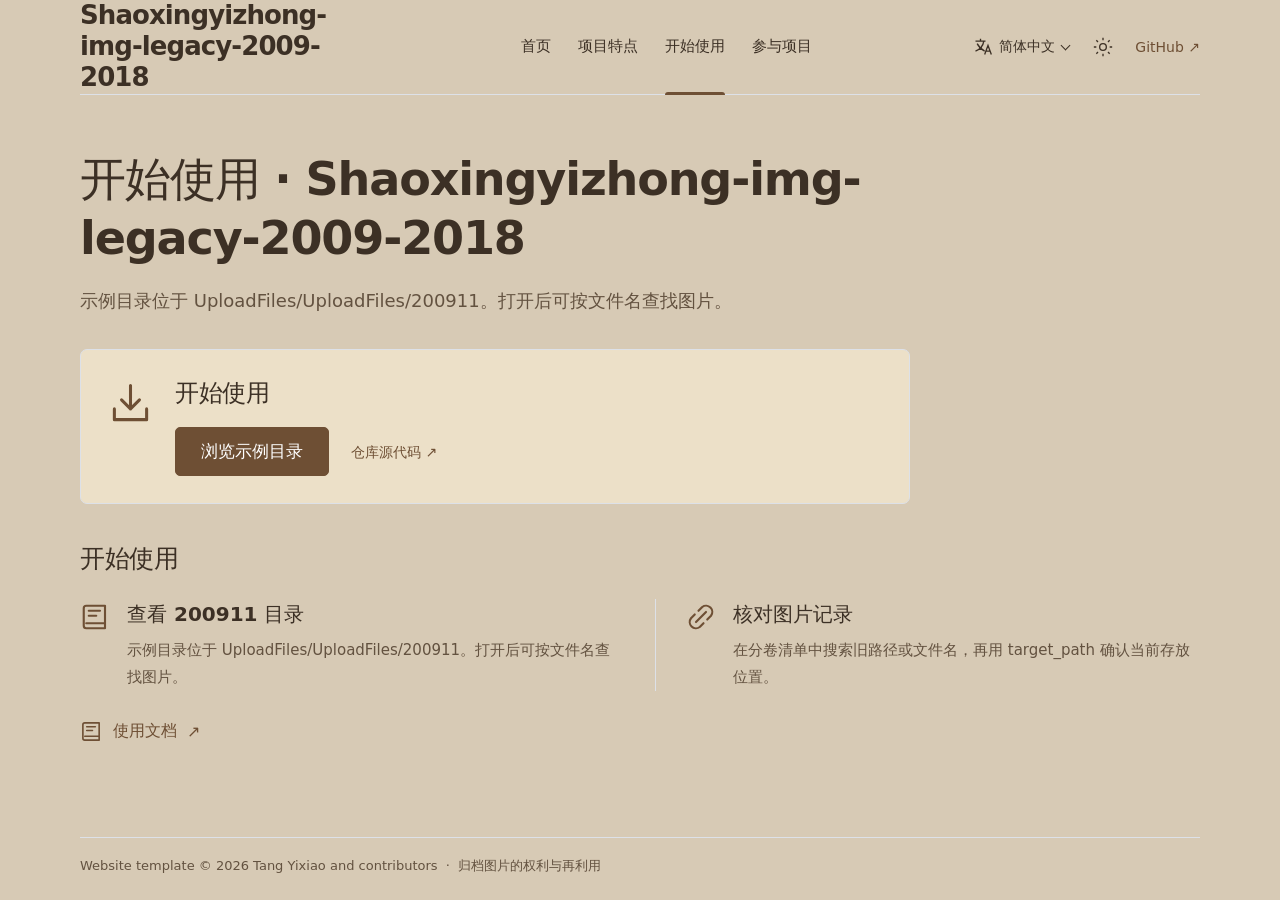
<file: project-website/site/download.html>
<!doctype html>
<html lang="zh-CN" data-locale="zh-CN" data-theme="system" data-default-theme="system" data-site-root="./">
<head>
  <meta charset="utf-8">
  <meta name="viewport" content="width=device-width, initial-scale=1">
  <meta name="generator" content="Project website template">
  <meta name="color-scheme" content="light dark">
  <meta name="description" content="示例目录位于 UploadFiles/UploadFiles/200911。打开后可按文件名查找图片。">
  <meta name="theme-color" content="#ffffff" media="(prefers-color-scheme: light)">
  <meta name="theme-color" content="#18191b" media="(prefers-color-scheme: dark)">
  <title>开始使用 · Shaoxingyizhong-img-legacy-2009-2018</title>
  <link rel="alternate" hreflang="zh-CN" href="./download.html"><link rel="alternate" hreflang="en" href="./en/download.html">
  <link rel="icon" href="./favicon.svg" type="image/svg+xml">
  <script src="./theme-init.js"></script>
  <link rel="stylesheet" href="./style.css">
  <script src="./script.js" defer></script>
</head>
<body class="page-download" id="top">
  <a class="skip-link" href="#main">跳转到主要内容</a>
  <header class="site-header wrap">
    <a class="brand" href="./index.html">Shaoxingyizhong-img-legacy-2009-2018</a>
    <nav class="main-nav" id="main-nav" aria-label="主导航"><a href="./index.html">首页</a><a href="./features.html">项目特点</a><a href="./download.html" aria-current="page">开始使用</a><a href="./community.html">参与项目</a></nav>
    <div class="header-tools">
      <details class="language-picker picker">
        <summary aria-label="选择语言"><svg viewBox="0 0 24 24" fill="none" stroke="currentColor" stroke-width="1.6" aria-hidden="true"><path d="M3 5h12M9 2v3m4 0c-1 6-5 10-10 12m2-9c2 4 5 7 9 9m0 4 4-11 4 11m-6-4h4"/></svg><span class="language-current">简体中文</span></summary>
        <nav class="picker-menu" aria-label="选择语言"><a href="./download.html" lang="zh-CN" hreflang="zh-CN" aria-current="true">简体中文</a><a href="./en/download.html" lang="en" hreflang="en">English</a></nav>
      </details>
      <details class="theme-picker picker" hidden>
        <summary aria-label="选择主题"><svg class="theme-sun" viewBox="0 0 24 24" fill="none" stroke="currentColor" stroke-width="1.6" aria-hidden="true"><circle cx="12" cy="12" r="4"/><path d="M12 1v3m0 16v3M1 12h3m16 0h3M4 4l2 2m12 12 2 2M4 20l2-2M18 6l2-2"/></svg><svg class="theme-moon" viewBox="0 0 24 24" fill="none" stroke="currentColor" stroke-width="1.6" aria-hidden="true"><path d="M20.5 14A9 9 0 0 1 10 3.5 9 9 0 1 0 20.5 14Z"/></svg><span class="theme-current">跟随系统</span></summary>
        <div class="picker-menu"><button type="button" data-theme-choice="light" aria-pressed="false"><svg class="" viewBox="0 0 24 24" fill="none" stroke="currentColor" stroke-width="1.7" stroke-linecap="round" stroke-linejoin="round" aria-hidden="true"><circle cx="12" cy="12" r="4"/><path d="M12 1v3m0 16v3M1 12h3m16 0h3M4 4l2 2m12 12 2 2M4 20l2-2M18 6l2-2"/></svg><span>浅色</span></button><button type="button" data-theme-choice="dark" aria-pressed="false"><svg class="" viewBox="0 0 24 24" fill="none" stroke="currentColor" stroke-width="1.7" stroke-linecap="round" stroke-linejoin="round" aria-hidden="true"><path d="M20.5 14A9 9 0 0 1 10 3.5 9 9 0 1 0 20.5 14Z"/></svg><span>深色</span></button><button type="button" data-theme-choice="system" aria-pressed="false"><svg class="" viewBox="0 0 24 24" fill="none" stroke="currentColor" stroke-width="1.7" stroke-linecap="round" stroke-linejoin="round" aria-hidden="true"><rect x="2" y="3" width="20" height="14" rx="2"/><path d="M12 17v4m-5 0h10"/></svg><span>跟随系统</span></button></div>
      </details>
      <a class="repository-link" href="https://github.com/tangyixiao/Shaoxingyizhong-img-legacy-2009-2018">GitHub <span aria-hidden="true">↗</span></a>
      <button class="menu-toggle" type="button" aria-label="打开导航" data-open-label="打开导航" data-close-label="关闭导航" aria-expanded="false" aria-controls="main-nav" hidden><svg viewBox="0 0 24 24" fill="none" stroke="currentColor" stroke-width="1.8" aria-hidden="true"><path d="M3 6h18M3 12h18M3 18h18"/></svg></button>
    </div>
  </header>
  <main id="main" class="wrap"><header class="page-heading"><h1>开始使用 · Shaoxingyizhong-img-legacy-2009-2018</h1><p>示例目录位于 UploadFiles/UploadFiles/200911。打开后可按文件名查找图片。</p></header><section class="download-panel" aria-labelledby="download-version"><svg class="" viewBox="0 0 24 24" fill="none" stroke="currentColor" stroke-width="1.7" stroke-linecap="round" stroke-linejoin="round" aria-hidden="true"><path d="M12 2v13m-5-5 5 5 5-5M3 15v6h18v-6"/></svg><div><h2 id="download-version">开始使用</h2><div class="download-actions"><a class="button button-primary" href="https://github.com/tangyixiao/Shaoxingyizhong-img-legacy-2009-2018/tree/main/UploadFiles/UploadFiles/200911">浏览示例目录</a><a class="release-link" href="https://github.com/tangyixiao/Shaoxingyizhong-img-legacy-2009-2018">仓库源代码 <span aria-hidden="true">↗</span></a></div></div></section><section class="getting-started" id="instructions"><h2>开始使用</h2><div class="start-steps"><a class="start-step" href="https://github.com/tangyixiao/Shaoxingyizhong-img-legacy-2009-2018/tree/main/UploadFiles/UploadFiles/200911"><span class="step-icon"><svg class="" viewBox="0 0 24 24" fill="none" stroke="currentColor" stroke-width="1.7" stroke-linecap="round" stroke-linejoin="round" aria-hidden="true"><path d="M5 3h15v18H5a2 2 0 0 1-2-2V5a2 2 0 0 1 2-2Zm0 14h15M7 7h9M7 11h6"/></svg></span><span><strong>查看 200911 目录</strong><span>示例目录位于 UploadFiles/UploadFiles/200911。打开后可按文件名查找图片。</span></span></a><a class="start-step" href="https://github.com/tangyixiao/Shaoxingyizhong-img-legacy-2009-2018/blob/main/manifest.tsv"><span class="step-icon"><svg class="" viewBox="0 0 24 24" fill="none" stroke="currentColor" stroke-width="1.7" stroke-linecap="round" stroke-linejoin="round" aria-hidden="true"><path d="m10 7 3-3a5 5 0 0 1 7 7l-3 3M14 17l-3 3a5 5 0 0 1-7-7l3-3m1 6 8-8"/></svg></span><span><strong>核对图片记录</strong><span>在分卷清单中搜索旧路径或文件名，再用 target_path 确认当前存放位置。</span></span></a></div></section><a class="docs-link" href="https://github.com/tangyixiao/Shaoxingyizhong-img-legacy-2009-2018/blob/main/manifest.tsv"><svg class="" viewBox="0 0 24 24" fill="none" stroke="currentColor" stroke-width="1.7" stroke-linecap="round" stroke-linejoin="round" aria-hidden="true"><path d="M5 3h15v18H5a2 2 0 0 1-2-2V5a2 2 0 0 1 2-2Zm0 14h15M7 7h9M7 11h6"/></svg>使用文档 <span aria-hidden="true">↗</span></a></main>
  <footer class="site-footer wrap"><p>Website template © 2026 Tang Yixiao and contributors <span aria-hidden="true">·</span> <a href="https://github.com/tangyixiao/Shaoxingyizhong/blob/main/RIGHTS.md">归档图片的权利与再利用</a></p></footer>
</body>
</html>
</file>
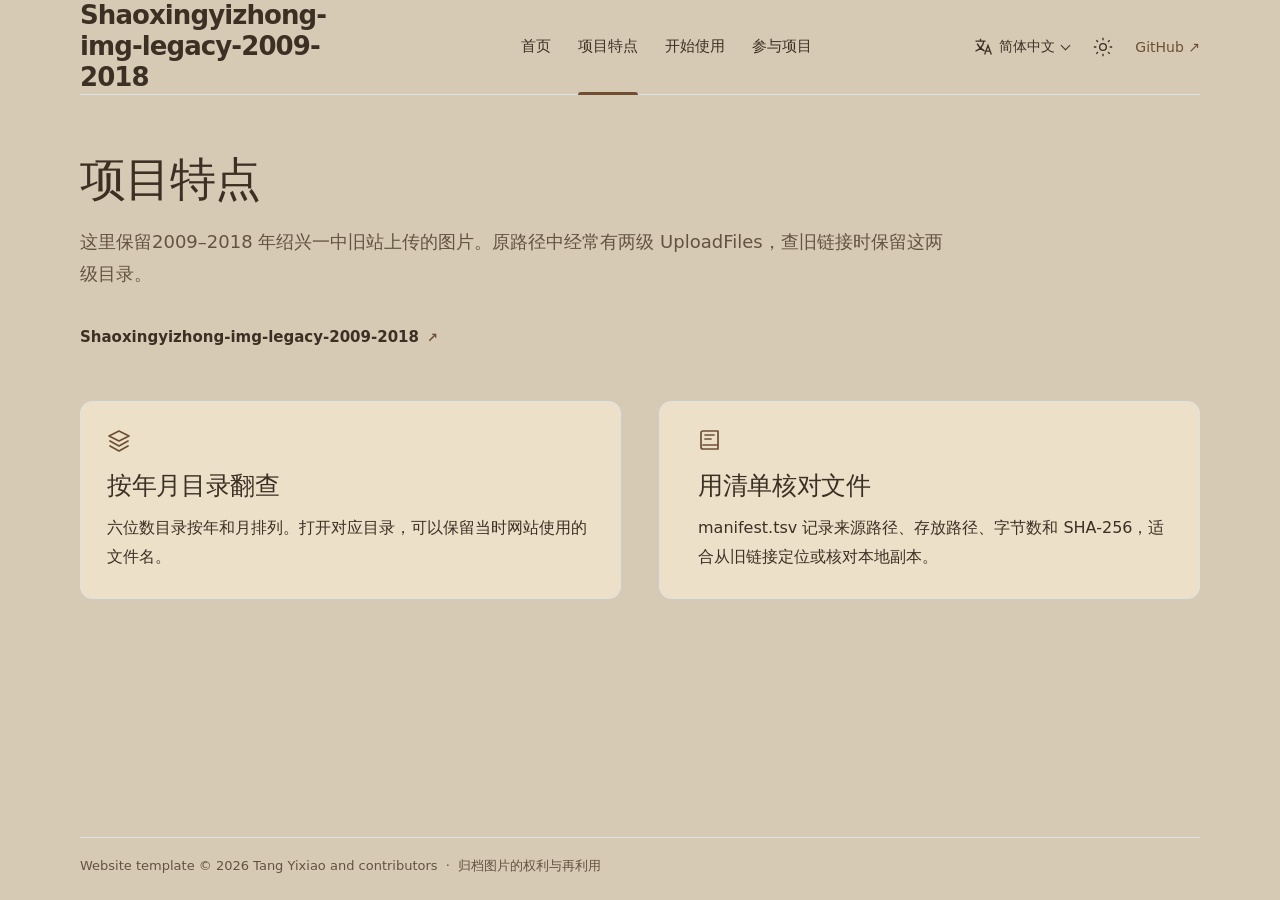
<file: project-website/site/features.html>
<!doctype html>
<html lang="zh-CN" data-locale="zh-CN" data-theme="system" data-default-theme="system" data-site-root="./">
<head>
  <meta charset="utf-8">
  <meta name="viewport" content="width=device-width, initial-scale=1">
  <meta name="generator" content="Project website template">
  <meta name="color-scheme" content="light dark">
  <meta name="description" content="这里保留2009–2018 年绍兴一中旧站上传的图片。原路径中经常有两级 UploadFiles，查旧链接时保留这两级目录。">
  <meta name="theme-color" content="#ffffff" media="(prefers-color-scheme: light)">
  <meta name="theme-color" content="#18191b" media="(prefers-color-scheme: dark)">
  <title>项目特点 · Shaoxingyizhong-img-legacy-2009-2018</title>
  <link rel="alternate" hreflang="zh-CN" href="./features.html"><link rel="alternate" hreflang="en" href="./en/features.html">
  <link rel="icon" href="./favicon.svg" type="image/svg+xml">
  <script src="./theme-init.js"></script>
  <link rel="stylesheet" href="./style.css">
  <script src="./script.js" defer></script>
</head>
<body class="page-features" id="top">
  <a class="skip-link" href="#main">跳转到主要内容</a>
  <header class="site-header wrap">
    <a class="brand" href="./index.html">Shaoxingyizhong-img-legacy-2009-2018</a>
    <nav class="main-nav" id="main-nav" aria-label="主导航"><a href="./index.html">首页</a><a href="./features.html" aria-current="page">项目特点</a><a href="./download.html">开始使用</a><a href="./community.html">参与项目</a></nav>
    <div class="header-tools">
      <details class="language-picker picker">
        <summary aria-label="选择语言"><svg viewBox="0 0 24 24" fill="none" stroke="currentColor" stroke-width="1.6" aria-hidden="true"><path d="M3 5h12M9 2v3m4 0c-1 6-5 10-10 12m2-9c2 4 5 7 9 9m0 4 4-11 4 11m-6-4h4"/></svg><span class="language-current">简体中文</span></summary>
        <nav class="picker-menu" aria-label="选择语言"><a href="./features.html" lang="zh-CN" hreflang="zh-CN" aria-current="true">简体中文</a><a href="./en/features.html" lang="en" hreflang="en">English</a></nav>
      </details>
      <details class="theme-picker picker" hidden>
        <summary aria-label="选择主题"><svg class="theme-sun" viewBox="0 0 24 24" fill="none" stroke="currentColor" stroke-width="1.6" aria-hidden="true"><circle cx="12" cy="12" r="4"/><path d="M12 1v3m0 16v3M1 12h3m16 0h3M4 4l2 2m12 12 2 2M4 20l2-2M18 6l2-2"/></svg><svg class="theme-moon" viewBox="0 0 24 24" fill="none" stroke="currentColor" stroke-width="1.6" aria-hidden="true"><path d="M20.5 14A9 9 0 0 1 10 3.5 9 9 0 1 0 20.5 14Z"/></svg><span class="theme-current">跟随系统</span></summary>
        <div class="picker-menu"><button type="button" data-theme-choice="light" aria-pressed="false"><svg class="" viewBox="0 0 24 24" fill="none" stroke="currentColor" stroke-width="1.7" stroke-linecap="round" stroke-linejoin="round" aria-hidden="true"><circle cx="12" cy="12" r="4"/><path d="M12 1v3m0 16v3M1 12h3m16 0h3M4 4l2 2m12 12 2 2M4 20l2-2M18 6l2-2"/></svg><span>浅色</span></button><button type="button" data-theme-choice="dark" aria-pressed="false"><svg class="" viewBox="0 0 24 24" fill="none" stroke="currentColor" stroke-width="1.7" stroke-linecap="round" stroke-linejoin="round" aria-hidden="true"><path d="M20.5 14A9 9 0 0 1 10 3.5 9 9 0 1 0 20.5 14Z"/></svg><span>深色</span></button><button type="button" data-theme-choice="system" aria-pressed="false"><svg class="" viewBox="0 0 24 24" fill="none" stroke="currentColor" stroke-width="1.7" stroke-linecap="round" stroke-linejoin="round" aria-hidden="true"><rect x="2" y="3" width="20" height="14" rx="2"/><path d="M12 17v4m-5 0h10"/></svg><span>跟随系统</span></button></div>
      </details>
      <a class="repository-link" href="https://github.com/tangyixiao/Shaoxingyizhong-img-legacy-2009-2018">GitHub <span aria-hidden="true">↗</span></a>
      <button class="menu-toggle" type="button" aria-label="打开导航" data-open-label="打开导航" data-close-label="关闭导航" aria-expanded="false" aria-controls="main-nav" hidden><svg viewBox="0 0 24 24" fill="none" stroke="currentColor" stroke-width="1.8" aria-hidden="true"><path d="M3 6h18M3 12h18M3 18h18"/></svg></button>
    </div>
  </header>
  <main id="main" class="wrap"><header class="page-heading"><h1>项目特点</h1><p>这里保留2009–2018 年绍兴一中旧站上传的图片。原路径中经常有两级 UploadFiles，查旧链接时保留这两级目录。</p></header><nav class="platforms" aria-label="支持的平台"><a class="platform-link" href="https://tangyixiao.github.io/Shaoxingyizhong-img-legacy-2009-2018/"><span>Shaoxingyizhong-img-legacy-2009-2018</span><span class="platform-arrow" aria-hidden="true">↗</span></a></nav><div class="feature-groups"><article class="feature guide-feature"><svg class="" viewBox="0 0 24 24" fill="none" stroke="currentColor" stroke-width="1.7" stroke-linecap="round" stroke-linejoin="round" aria-hidden="true"><path d="m12 3 10 5-10 5L2 8l10-5Zm-9 10 9 5 9-5M3 18l9 5 9-5"/></svg><div class="feature-copy"><h2>按年月目录翻查</h2><p>六位数目录按年和月排列。打开对应目录，可以保留当时网站使用的文件名。</p></div></article><article class="feature guide-feature"><svg class="" viewBox="0 0 24 24" fill="none" stroke="currentColor" stroke-width="1.7" stroke-linecap="round" stroke-linejoin="round" aria-hidden="true"><path d="M5 3h15v18H5a2 2 0 0 1-2-2V5a2 2 0 0 1 2-2Zm0 14h15M7 7h9M7 11h6"/></svg><div class="feature-copy"><h2>用清单核对文件</h2><p>manifest.tsv 记录来源路径、存放路径、字节数和 SHA-256，适合从旧链接定位或核对本地副本。</p></div></article></div></main>
  <footer class="site-footer wrap"><p>Website template © 2026 Tang Yixiao and contributors <span aria-hidden="true">·</span> <a href="https://github.com/tangyixiao/Shaoxingyizhong/blob/main/RIGHTS.md">归档图片的权利与再利用</a></p></footer>
</body>
</html>
</file>
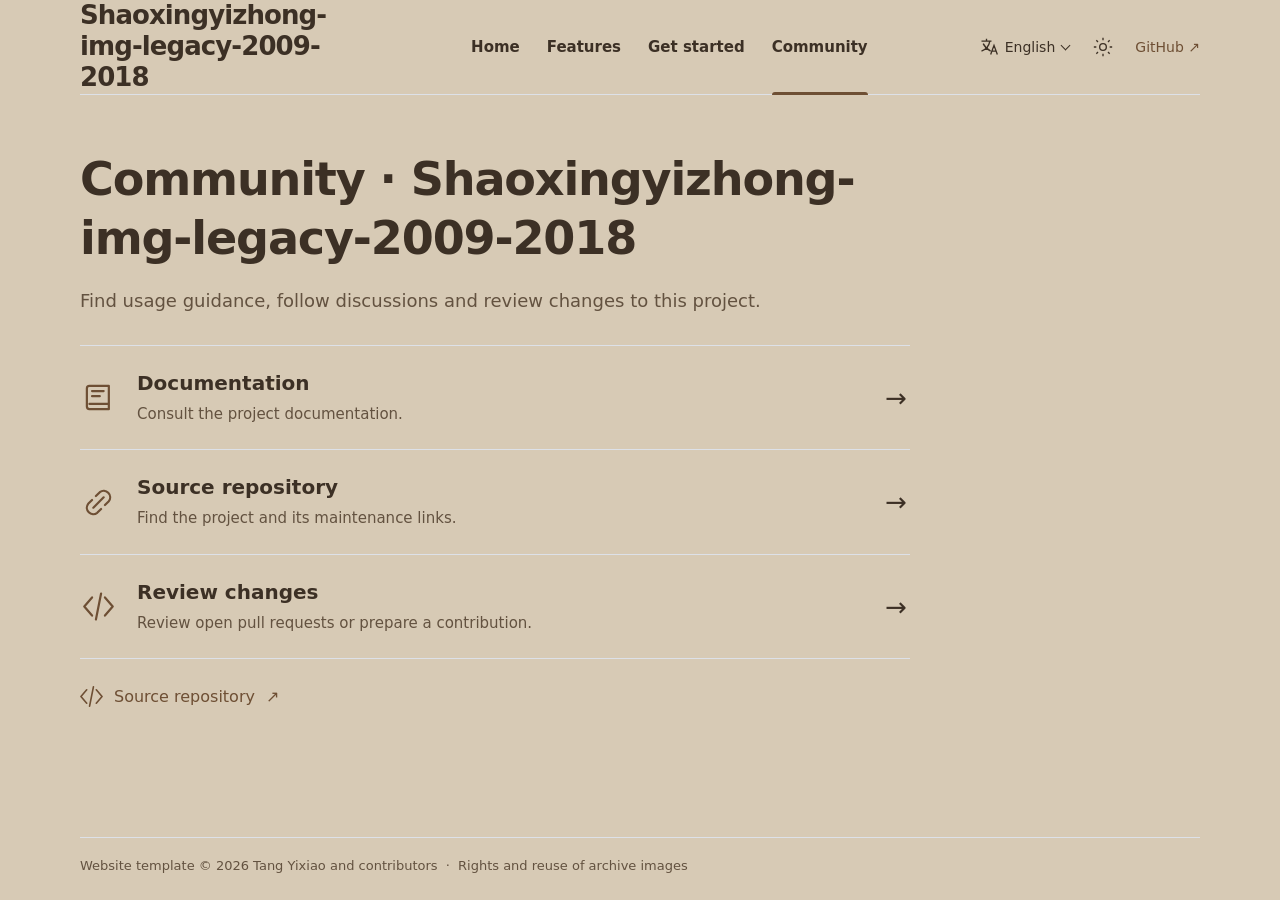
<file: project-website/site/en/community.html>
<!doctype html>
<html lang="en" data-locale="en" data-theme="system" data-default-theme="system" data-site-root="../">
<head>
  <meta charset="utf-8">
  <meta name="viewport" content="width=device-width, initial-scale=1">
  <meta name="generator" content="Project website template">
  <meta name="color-scheme" content="light dark">
  <meta name="description" content="Find usage guidance, follow discussions and review changes to this project.">
  <meta name="theme-color" content="#ffffff" media="(prefers-color-scheme: light)">
  <meta name="theme-color" content="#18191b" media="(prefers-color-scheme: dark)">
  <title>Community · Shaoxingyizhong-img-legacy-2009-2018</title>
  <link rel="alternate" hreflang="zh-CN" href="../community.html"><link rel="alternate" hreflang="en" href="../en/community.html">
  <link rel="icon" href="../favicon.svg" type="image/svg+xml">
  <script src="../theme-init.js"></script>
  <link rel="stylesheet" href="../style.css">
  <script src="../script.js" defer></script>
</head>
<body class="page-community" id="top">
  <a class="skip-link" href="#main">Skip to main content</a>
  <header class="site-header wrap">
    <a class="brand" href="./index.html">Shaoxingyizhong-img-legacy-2009-2018</a>
    <nav class="main-nav" id="main-nav" aria-label="Main navigation"><a href="./index.html">Home</a><a href="./features.html">Features</a><a href="./download.html">Get started</a><a href="./community.html" aria-current="page">Community</a></nav>
    <div class="header-tools">
      <details class="language-picker picker">
        <summary aria-label="Choose language"><svg viewBox="0 0 24 24" fill="none" stroke="currentColor" stroke-width="1.6" aria-hidden="true"><path d="M3 5h12M9 2v3m4 0c-1 6-5 10-10 12m2-9c2 4 5 7 9 9m0 4 4-11 4 11m-6-4h4"/></svg><span class="language-current">English</span></summary>
        <nav class="picker-menu" aria-label="Choose language"><a href="../community.html" lang="zh-CN" hreflang="zh-CN">简体中文</a><a href="../en/community.html" lang="en" hreflang="en" aria-current="true">English</a></nav>
      </details>
      <details class="theme-picker picker" hidden>
        <summary aria-label="Choose theme"><svg class="theme-sun" viewBox="0 0 24 24" fill="none" stroke="currentColor" stroke-width="1.6" aria-hidden="true"><circle cx="12" cy="12" r="4"/><path d="M12 1v3m0 16v3M1 12h3m16 0h3M4 4l2 2m12 12 2 2M4 20l2-2M18 6l2-2"/></svg><svg class="theme-moon" viewBox="0 0 24 24" fill="none" stroke="currentColor" stroke-width="1.6" aria-hidden="true"><path d="M20.5 14A9 9 0 0 1 10 3.5 9 9 0 1 0 20.5 14Z"/></svg><span class="theme-current">System</span></summary>
        <div class="picker-menu"><button type="button" data-theme-choice="light" aria-pressed="false"><svg class="" viewBox="0 0 24 24" fill="none" stroke="currentColor" stroke-width="1.7" stroke-linecap="round" stroke-linejoin="round" aria-hidden="true"><circle cx="12" cy="12" r="4"/><path d="M12 1v3m0 16v3M1 12h3m16 0h3M4 4l2 2m12 12 2 2M4 20l2-2M18 6l2-2"/></svg><span>Light</span></button><button type="button" data-theme-choice="dark" aria-pressed="false"><svg class="" viewBox="0 0 24 24" fill="none" stroke="currentColor" stroke-width="1.7" stroke-linecap="round" stroke-linejoin="round" aria-hidden="true"><path d="M20.5 14A9 9 0 0 1 10 3.5 9 9 0 1 0 20.5 14Z"/></svg><span>Dark</span></button><button type="button" data-theme-choice="system" aria-pressed="false"><svg class="" viewBox="0 0 24 24" fill="none" stroke="currentColor" stroke-width="1.7" stroke-linecap="round" stroke-linejoin="round" aria-hidden="true"><rect x="2" y="3" width="20" height="14" rx="2"/><path d="M12 17v4m-5 0h10"/></svg><span>System</span></button></div>
      </details>
      <a class="repository-link" href="https://github.com/tangyixiao/Shaoxingyizhong-img-legacy-2009-2018">GitHub <span aria-hidden="true">↗</span></a>
      <button class="menu-toggle" type="button" aria-label="Open navigation" data-open-label="Open navigation" data-close-label="Close navigation" aria-expanded="false" aria-controls="main-nav" hidden><svg viewBox="0 0 24 24" fill="none" stroke="currentColor" stroke-width="1.8" aria-hidden="true"><path d="M3 6h18M3 12h18M3 18h18"/></svg></button>
    </div>
  </header>
  <main id="main" class="wrap"><header class="page-heading"><h1>Community · Shaoxingyizhong-img-legacy-2009-2018</h1><p>Find usage guidance, follow discussions and review changes to this project.</p></header><div class="community-rows"><a class="community-row" href="https://github.com/tangyixiao/Shaoxingyizhong-img-legacy-2009-2018/blob/main/manifest.tsv"><svg class="" viewBox="0 0 24 24" fill="none" stroke="currentColor" stroke-width="1.7" stroke-linecap="round" stroke-linejoin="round" aria-hidden="true"><path d="M5 3h15v18H5a2 2 0 0 1-2-2V5a2 2 0 0 1 2-2Zm0 14h15M7 7h9M7 11h6"/></svg><span class="row-copy"><strong>Documentation</strong><span>Consult the project documentation.</span></span><span class="arrow" aria-hidden="true">→</span></a><a class="community-row" href="https://github.com/tangyixiao/Shaoxingyizhong-img-legacy-2009-2018"><svg class="" viewBox="0 0 24 24" fill="none" stroke="currentColor" stroke-width="1.7" stroke-linecap="round" stroke-linejoin="round" aria-hidden="true"><path d="m10 7 3-3a5 5 0 0 1 7 7l-3 3M14 17l-3 3a5 5 0 0 1-7-7l3-3m1 6 8-8"/></svg><span class="row-copy"><strong>Source repository</strong><span>Find the project and its maintenance links.</span></span><span class="arrow" aria-hidden="true">→</span></a><a class="community-row" href="https://github.com/tangyixiao/Shaoxingyizhong-img-legacy-2009-2018/pulls"><svg class="" viewBox="0 0 24 24" fill="none" stroke="currentColor" stroke-width="1.7" stroke-linecap="round" stroke-linejoin="round" aria-hidden="true"><path d="m7 5-6 7 6 7M17 5l6 7-6 7M14 2l-4 20"/></svg><span class="row-copy"><strong>Review changes</strong><span>Review open pull requests or prepare a contribution.</span></span><span class="arrow" aria-hidden="true">→</span></a></div><a class="source-link" href="https://github.com/tangyixiao/Shaoxingyizhong-img-legacy-2009-2018"><svg class="" viewBox="0 0 24 24" fill="none" stroke="currentColor" stroke-width="1.7" stroke-linecap="round" stroke-linejoin="round" aria-hidden="true"><path d="m7 5-6 7 6 7M17 5l6 7-6 7M14 2l-4 20"/></svg>Source repository <span aria-hidden="true">↗</span></a></main>
  <footer class="site-footer wrap"><p>Website template © 2026 Tang Yixiao and contributors <span aria-hidden="true">·</span> <a href="https://github.com/tangyixiao/Shaoxingyizhong/blob/main/RIGHTS.md">Rights and reuse of archive images</a></p></footer>
</body>
</html>
</file>
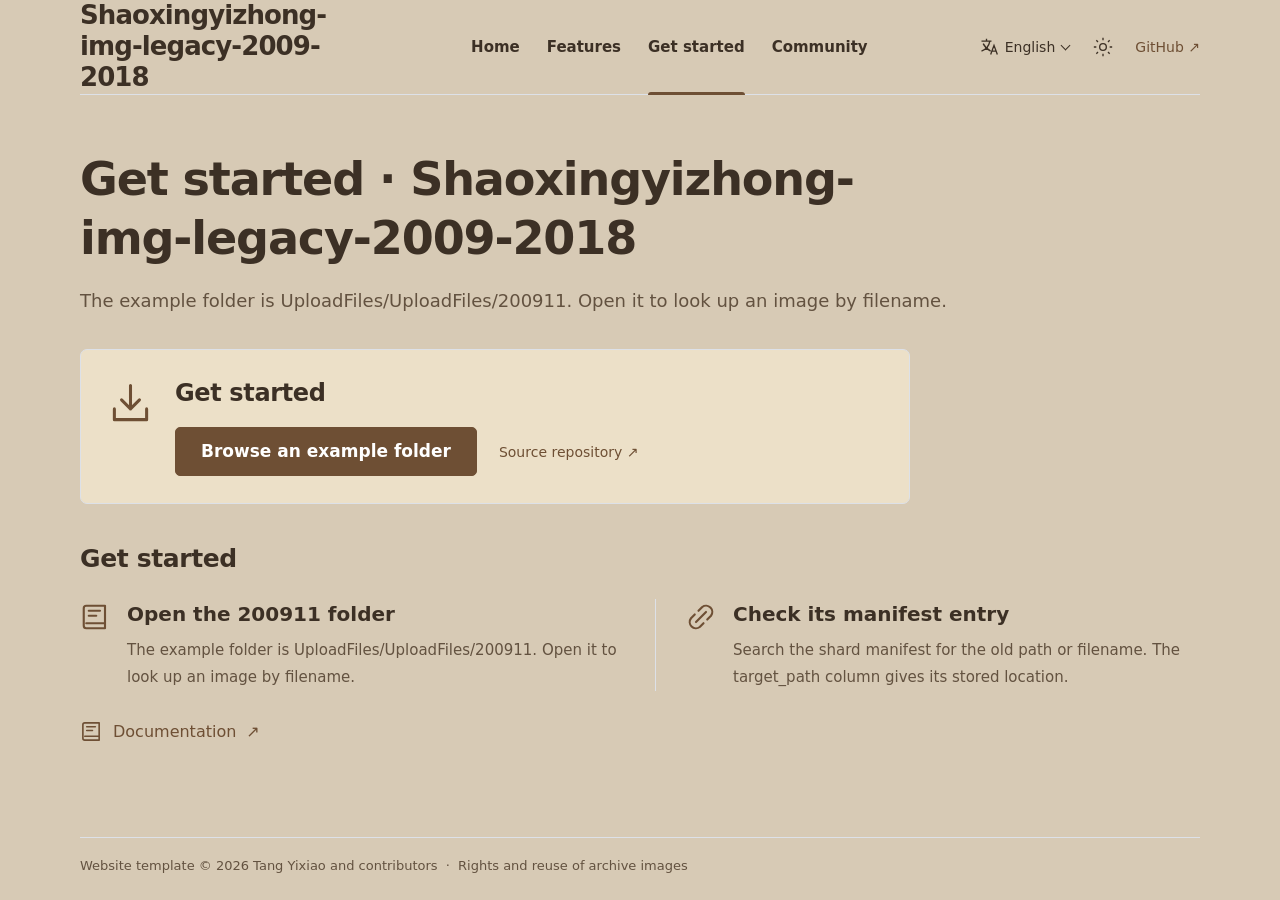
<file: project-website/site/en/download.html>
<!doctype html>
<html lang="en" data-locale="en" data-theme="system" data-default-theme="system" data-site-root="../">
<head>
  <meta charset="utf-8">
  <meta name="viewport" content="width=device-width, initial-scale=1">
  <meta name="generator" content="Project website template">
  <meta name="color-scheme" content="light dark">
  <meta name="description" content="The example folder is UploadFiles/UploadFiles/200911. Open it to look up an image by filename.">
  <meta name="theme-color" content="#ffffff" media="(prefers-color-scheme: light)">
  <meta name="theme-color" content="#18191b" media="(prefers-color-scheme: dark)">
  <title>Get started · Shaoxingyizhong-img-legacy-2009-2018</title>
  <link rel="alternate" hreflang="zh-CN" href="../download.html"><link rel="alternate" hreflang="en" href="../en/download.html">
  <link rel="icon" href="../favicon.svg" type="image/svg+xml">
  <script src="../theme-init.js"></script>
  <link rel="stylesheet" href="../style.css">
  <script src="../script.js" defer></script>
</head>
<body class="page-download" id="top">
  <a class="skip-link" href="#main">Skip to main content</a>
  <header class="site-header wrap">
    <a class="brand" href="./index.html">Shaoxingyizhong-img-legacy-2009-2018</a>
    <nav class="main-nav" id="main-nav" aria-label="Main navigation"><a href="./index.html">Home</a><a href="./features.html">Features</a><a href="./download.html" aria-current="page">Get started</a><a href="./community.html">Community</a></nav>
    <div class="header-tools">
      <details class="language-picker picker">
        <summary aria-label="Choose language"><svg viewBox="0 0 24 24" fill="none" stroke="currentColor" stroke-width="1.6" aria-hidden="true"><path d="M3 5h12M9 2v3m4 0c-1 6-5 10-10 12m2-9c2 4 5 7 9 9m0 4 4-11 4 11m-6-4h4"/></svg><span class="language-current">English</span></summary>
        <nav class="picker-menu" aria-label="Choose language"><a href="../download.html" lang="zh-CN" hreflang="zh-CN">简体中文</a><a href="../en/download.html" lang="en" hreflang="en" aria-current="true">English</a></nav>
      </details>
      <details class="theme-picker picker" hidden>
        <summary aria-label="Choose theme"><svg class="theme-sun" viewBox="0 0 24 24" fill="none" stroke="currentColor" stroke-width="1.6" aria-hidden="true"><circle cx="12" cy="12" r="4"/><path d="M12 1v3m0 16v3M1 12h3m16 0h3M4 4l2 2m12 12 2 2M4 20l2-2M18 6l2-2"/></svg><svg class="theme-moon" viewBox="0 0 24 24" fill="none" stroke="currentColor" stroke-width="1.6" aria-hidden="true"><path d="M20.5 14A9 9 0 0 1 10 3.5 9 9 0 1 0 20.5 14Z"/></svg><span class="theme-current">System</span></summary>
        <div class="picker-menu"><button type="button" data-theme-choice="light" aria-pressed="false"><svg class="" viewBox="0 0 24 24" fill="none" stroke="currentColor" stroke-width="1.7" stroke-linecap="round" stroke-linejoin="round" aria-hidden="true"><circle cx="12" cy="12" r="4"/><path d="M12 1v3m0 16v3M1 12h3m16 0h3M4 4l2 2m12 12 2 2M4 20l2-2M18 6l2-2"/></svg><span>Light</span></button><button type="button" data-theme-choice="dark" aria-pressed="false"><svg class="" viewBox="0 0 24 24" fill="none" stroke="currentColor" stroke-width="1.7" stroke-linecap="round" stroke-linejoin="round" aria-hidden="true"><path d="M20.5 14A9 9 0 0 1 10 3.5 9 9 0 1 0 20.5 14Z"/></svg><span>Dark</span></button><button type="button" data-theme-choice="system" aria-pressed="false"><svg class="" viewBox="0 0 24 24" fill="none" stroke="currentColor" stroke-width="1.7" stroke-linecap="round" stroke-linejoin="round" aria-hidden="true"><rect x="2" y="3" width="20" height="14" rx="2"/><path d="M12 17v4m-5 0h10"/></svg><span>System</span></button></div>
      </details>
      <a class="repository-link" href="https://github.com/tangyixiao/Shaoxingyizhong-img-legacy-2009-2018">GitHub <span aria-hidden="true">↗</span></a>
      <button class="menu-toggle" type="button" aria-label="Open navigation" data-open-label="Open navigation" data-close-label="Close navigation" aria-expanded="false" aria-controls="main-nav" hidden><svg viewBox="0 0 24 24" fill="none" stroke="currentColor" stroke-width="1.8" aria-hidden="true"><path d="M3 6h18M3 12h18M3 18h18"/></svg></button>
    </div>
  </header>
  <main id="main" class="wrap"><header class="page-heading"><h1>Get started · Shaoxingyizhong-img-legacy-2009-2018</h1><p>The example folder is UploadFiles/UploadFiles/200911. Open it to look up an image by filename.</p></header><section class="download-panel" aria-labelledby="download-version"><svg class="" viewBox="0 0 24 24" fill="none" stroke="currentColor" stroke-width="1.7" stroke-linecap="round" stroke-linejoin="round" aria-hidden="true"><path d="M12 2v13m-5-5 5 5 5-5M3 15v6h18v-6"/></svg><div><h2 id="download-version">Get started</h2><div class="download-actions"><a class="button button-primary" href="https://github.com/tangyixiao/Shaoxingyizhong-img-legacy-2009-2018/tree/main/UploadFiles/UploadFiles/200911">Browse an example folder</a><a class="release-link" href="https://github.com/tangyixiao/Shaoxingyizhong-img-legacy-2009-2018">Source repository <span aria-hidden="true">↗</span></a></div></div></section><section class="getting-started" id="instructions"><h2>Get started</h2><div class="start-steps"><a class="start-step" href="https://github.com/tangyixiao/Shaoxingyizhong-img-legacy-2009-2018/tree/main/UploadFiles/UploadFiles/200911"><span class="step-icon"><svg class="" viewBox="0 0 24 24" fill="none" stroke="currentColor" stroke-width="1.7" stroke-linecap="round" stroke-linejoin="round" aria-hidden="true"><path d="M5 3h15v18H5a2 2 0 0 1-2-2V5a2 2 0 0 1 2-2Zm0 14h15M7 7h9M7 11h6"/></svg></span><span><strong>Open the 200911 folder</strong><span>The example folder is UploadFiles/UploadFiles/200911. Open it to look up an image by filename.</span></span></a><a class="start-step" href="https://github.com/tangyixiao/Shaoxingyizhong-img-legacy-2009-2018/blob/main/manifest.tsv"><span class="step-icon"><svg class="" viewBox="0 0 24 24" fill="none" stroke="currentColor" stroke-width="1.7" stroke-linecap="round" stroke-linejoin="round" aria-hidden="true"><path d="m10 7 3-3a5 5 0 0 1 7 7l-3 3M14 17l-3 3a5 5 0 0 1-7-7l3-3m1 6 8-8"/></svg></span><span><strong>Check its manifest entry</strong><span>Search the shard manifest for the old path or filename. The target_path column gives its stored location.</span></span></a></div></section><a class="docs-link" href="https://github.com/tangyixiao/Shaoxingyizhong-img-legacy-2009-2018/blob/main/manifest.tsv"><svg class="" viewBox="0 0 24 24" fill="none" stroke="currentColor" stroke-width="1.7" stroke-linecap="round" stroke-linejoin="round" aria-hidden="true"><path d="M5 3h15v18H5a2 2 0 0 1-2-2V5a2 2 0 0 1 2-2Zm0 14h15M7 7h9M7 11h6"/></svg>Documentation <span aria-hidden="true">↗</span></a></main>
  <footer class="site-footer wrap"><p>Website template © 2026 Tang Yixiao and contributors <span aria-hidden="true">·</span> <a href="https://github.com/tangyixiao/Shaoxingyizhong/blob/main/RIGHTS.md">Rights and reuse of archive images</a></p></footer>
</body>
</html>
</file>
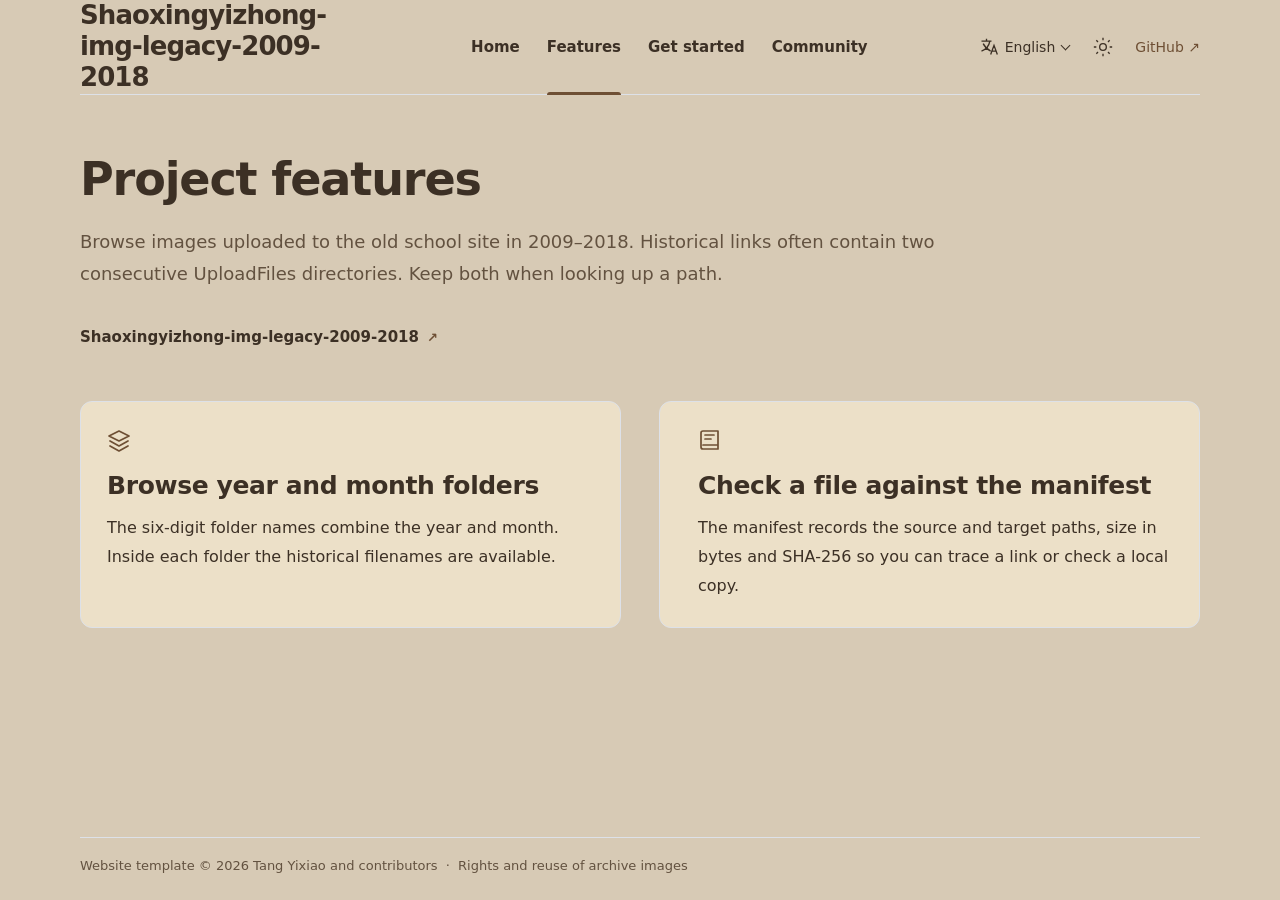
<file: project-website/site/en/features.html>
<!doctype html>
<html lang="en" data-locale="en" data-theme="system" data-default-theme="system" data-site-root="../">
<head>
  <meta charset="utf-8">
  <meta name="viewport" content="width=device-width, initial-scale=1">
  <meta name="generator" content="Project website template">
  <meta name="color-scheme" content="light dark">
  <meta name="description" content="Browse images uploaded to the old school site in 2009–2018. Historical links often contain two consecutive UploadFiles directories. Keep both when looking up a path.">
  <meta name="theme-color" content="#ffffff" media="(prefers-color-scheme: light)">
  <meta name="theme-color" content="#18191b" media="(prefers-color-scheme: dark)">
  <title>Features · Shaoxingyizhong-img-legacy-2009-2018</title>
  <link rel="alternate" hreflang="zh-CN" href="../features.html"><link rel="alternate" hreflang="en" href="../en/features.html">
  <link rel="icon" href="../favicon.svg" type="image/svg+xml">
  <script src="../theme-init.js"></script>
  <link rel="stylesheet" href="../style.css">
  <script src="../script.js" defer></script>
</head>
<body class="page-features" id="top">
  <a class="skip-link" href="#main">Skip to main content</a>
  <header class="site-header wrap">
    <a class="brand" href="./index.html">Shaoxingyizhong-img-legacy-2009-2018</a>
    <nav class="main-nav" id="main-nav" aria-label="Main navigation"><a href="./index.html">Home</a><a href="./features.html" aria-current="page">Features</a><a href="./download.html">Get started</a><a href="./community.html">Community</a></nav>
    <div class="header-tools">
      <details class="language-picker picker">
        <summary aria-label="Choose language"><svg viewBox="0 0 24 24" fill="none" stroke="currentColor" stroke-width="1.6" aria-hidden="true"><path d="M3 5h12M9 2v3m4 0c-1 6-5 10-10 12m2-9c2 4 5 7 9 9m0 4 4-11 4 11m-6-4h4"/></svg><span class="language-current">English</span></summary>
        <nav class="picker-menu" aria-label="Choose language"><a href="../features.html" lang="zh-CN" hreflang="zh-CN">简体中文</a><a href="../en/features.html" lang="en" hreflang="en" aria-current="true">English</a></nav>
      </details>
      <details class="theme-picker picker" hidden>
        <summary aria-label="Choose theme"><svg class="theme-sun" viewBox="0 0 24 24" fill="none" stroke="currentColor" stroke-width="1.6" aria-hidden="true"><circle cx="12" cy="12" r="4"/><path d="M12 1v3m0 16v3M1 12h3m16 0h3M4 4l2 2m12 12 2 2M4 20l2-2M18 6l2-2"/></svg><svg class="theme-moon" viewBox="0 0 24 24" fill="none" stroke="currentColor" stroke-width="1.6" aria-hidden="true"><path d="M20.5 14A9 9 0 0 1 10 3.5 9 9 0 1 0 20.5 14Z"/></svg><span class="theme-current">System</span></summary>
        <div class="picker-menu"><button type="button" data-theme-choice="light" aria-pressed="false"><svg class="" viewBox="0 0 24 24" fill="none" stroke="currentColor" stroke-width="1.7" stroke-linecap="round" stroke-linejoin="round" aria-hidden="true"><circle cx="12" cy="12" r="4"/><path d="M12 1v3m0 16v3M1 12h3m16 0h3M4 4l2 2m12 12 2 2M4 20l2-2M18 6l2-2"/></svg><span>Light</span></button><button type="button" data-theme-choice="dark" aria-pressed="false"><svg class="" viewBox="0 0 24 24" fill="none" stroke="currentColor" stroke-width="1.7" stroke-linecap="round" stroke-linejoin="round" aria-hidden="true"><path d="M20.5 14A9 9 0 0 1 10 3.5 9 9 0 1 0 20.5 14Z"/></svg><span>Dark</span></button><button type="button" data-theme-choice="system" aria-pressed="false"><svg class="" viewBox="0 0 24 24" fill="none" stroke="currentColor" stroke-width="1.7" stroke-linecap="round" stroke-linejoin="round" aria-hidden="true"><rect x="2" y="3" width="20" height="14" rx="2"/><path d="M12 17v4m-5 0h10"/></svg><span>System</span></button></div>
      </details>
      <a class="repository-link" href="https://github.com/tangyixiao/Shaoxingyizhong-img-legacy-2009-2018">GitHub <span aria-hidden="true">↗</span></a>
      <button class="menu-toggle" type="button" aria-label="Open navigation" data-open-label="Open navigation" data-close-label="Close navigation" aria-expanded="false" aria-controls="main-nav" hidden><svg viewBox="0 0 24 24" fill="none" stroke="currentColor" stroke-width="1.8" aria-hidden="true"><path d="M3 6h18M3 12h18M3 18h18"/></svg></button>
    </div>
  </header>
  <main id="main" class="wrap"><header class="page-heading"><h1>Project features</h1><p>Browse images uploaded to the old school site in 2009–2018. Historical links often contain two consecutive UploadFiles directories. Keep both when looking up a path.</p></header><nav class="platforms" aria-label="Supported platforms"><a class="platform-link" href="https://tangyixiao.github.io/Shaoxingyizhong-img-legacy-2009-2018/"><span>Shaoxingyizhong-img-legacy-2009-2018</span><span class="platform-arrow" aria-hidden="true">↗</span></a></nav><div class="feature-groups"><article class="feature guide-feature"><svg class="" viewBox="0 0 24 24" fill="none" stroke="currentColor" stroke-width="1.7" stroke-linecap="round" stroke-linejoin="round" aria-hidden="true"><path d="m12 3 10 5-10 5L2 8l10-5Zm-9 10 9 5 9-5M3 18l9 5 9-5"/></svg><div class="feature-copy"><h2>Browse year and month folders</h2><p>The six-digit folder names combine the year and month. Inside each folder the historical filenames are available.</p></div></article><article class="feature guide-feature"><svg class="" viewBox="0 0 24 24" fill="none" stroke="currentColor" stroke-width="1.7" stroke-linecap="round" stroke-linejoin="round" aria-hidden="true"><path d="M5 3h15v18H5a2 2 0 0 1-2-2V5a2 2 0 0 1 2-2Zm0 14h15M7 7h9M7 11h6"/></svg><div class="feature-copy"><h2>Check a file against the manifest</h2><p>The manifest records the source and target paths, size in bytes and SHA-256 so you can trace a link or check a local copy.</p></div></article></div></main>
  <footer class="site-footer wrap"><p>Website template © 2026 Tang Yixiao and contributors <span aria-hidden="true">·</span> <a href="https://github.com/tangyixiao/Shaoxingyizhong/blob/main/RIGHTS.md">Rights and reuse of archive images</a></p></footer>
</body>
</html>
</file>
<file: assets/fonts/fonts.css>
@font-face {
  font-family: 'Hanken Grotesk';
  font-style: normal;
  font-weight: 400;
  font-display: swap;
  src: url(cf4b8930b864b433.woff2) format('truetype');
}
@font-face {
  font-family: 'Hanken Grotesk';
  font-style: normal;
  font-weight: 500;
  font-display: swap;
  src: url(bac34dd4b9537444.woff2) format('truetype');
}
@font-face {
  font-family: 'Hanken Grotesk';
  font-style: normal;
  font-weight: 600;
  font-display: swap;
  src: url(0b905a4fc43ece05.woff2) format('truetype');
}
@font-face {
  font-family: 'Newsreader';
  font-style: normal;
  font-weight: 400;
  font-display: swap;
  src: url(d6c65600eb0149bc.woff2) format('truetype');
}
@font-face {
  font-family: 'Newsreader';
  font-style: normal;
  font-weight: 500;
  font-display: swap;
  src: url(3208926ba69d6886.woff2) format('truetype');
}
@font-face {
  font-family: 'Newsreader';
  font-style: normal;
  font-weight: 600;
  font-display: swap;
  src: url(151ae355673a2936.woff2) format('truetype');
}
@font-face {
  font-family: 'Newsreader';
  font-style: normal;
  font-weight: 700;
  font-display: swap;
  src: url(33e1f2853df3544d.woff2) format('truetype');
}
</file>
<file: assets/fonts/display.css>
@font-face {
  font-family: 'Space Grotesk';
  font-style: normal;
  font-weight: 400;
  font-display: swap;
  src: url(0dfc29fde7d95ca6.woff2) format('truetype');
}
@font-face {
  font-family: 'Space Grotesk';
  font-style: normal;
  font-weight: 600;
  font-display: swap;
  src: url(d03f1389be8c7cea.woff2) format('truetype');
}
</file>
<file: assets/site.css>
/* Shared accessibility and reading primitives. Project compositions are separate. */
*{box-sizing:border-box}html{scroll-behavior:smooth;scroll-padding-top:90px}body{margin:0;background:var(--bg);color:var(--ink);font:400 16px/1.75 var(--font-body);-webkit-font-smoothing:antialiased}a{color:inherit;text-decoration-thickness:1px;text-underline-offset:5px}button,input{font:inherit}button,a{-webkit-tap-highlight-color:transparent}button{cursor:pointer}button:focus-visible,a:focus-visible,input:focus-visible{outline:3px solid var(--accent);outline-offset:4px}img{display:block;max-width:100%;height:auto}p{margin:0 0 1em}h1,h2,h3{line-height:1.18;font-weight:500;margin:0;text-wrap:balance}h1,h2{font-family:var(--font-display)}h1{letter-spacing:-.055em}h2{font-size:clamp(30px,4vw,54px);letter-spacing:-.035em}h3{font-size:21px}ul{padding-left:1.2em}.wrap{max-width:1440px;margin:auto;padding:0 64px}.eyebrow{font:500 12px/1.5 var(--font-mono);letter-spacing:.12em;text-transform:uppercase;color:var(--accent)}.lede{font-size:clamp(17px,1.7vw,22px);line-height:1.75;color:var(--muted);max-width:42em}.kicker{display:inline-flex;gap:12px;align-items:center;font:500 12px/1.6 var(--font-mono);letter-spacing:.06em}.kicker:before{content:"";width:7px;height:7px;border-radius:50%;background:var(--accent)}.btn{display:inline-flex;justify-content:center;align-items:center;gap:14px;min-height:48px;padding:12px 24px;border:1px solid var(--accent);background:var(--accent);color:var(--accent-ink);text-decoration:none;border-radius:4px;font:500 14px/1.5 var(--font-body);transition:transform .18s,filter .18s}.btn:hover{transform:translateY(-2px);filter:brightness(1.08)}.btn:active{transform:translateY(1px)}.btn.secondary{background:transparent;color:var(--ink);border-color:var(--line)}.actions{display:flex;flex-wrap:wrap;align-items:center;gap:14px;margin-top:32px}.text-link{font-size:14px;color:var(--muted)}.section{padding:100px 0}.section-heading{display:flex;align-items:baseline;gap:32px;justify-content:space-between;margin-bottom:48px}.section-heading p{max-width:34em;color:var(--muted);margin:0}.top-rule{border-top:1px solid var(--line)}.section-number{font:12px var(--font-mono);color:var(--accent);margin-bottom:20px}.status-note{color:var(--muted);max-width:65em;font-size:14px}.caps{list-style:none;padding:0;margin:0}.caps li{padding:26px 0;border-top:1px solid var(--line)}.caps h3{margin-bottom:12px}.caps p{color:var(--muted);margin:0;font-size:15px}.source-area{min-width:0}.source-link{font:12px/1.6 var(--font-mono);color:var(--muted);display:block;margin:0 0 14px;overflow-wrap:anywhere}.source-area>.docs-code{margin-top:0}.code-layout{display:grid;grid-template-columns:minmax(0,1fr) minmax(0,1.2fr);gap:80px;align-items:start}.site-footer{padding:56px 0 30px;border-top:1px solid var(--line)}.footer-top{display:flex;gap:40px;justify-content:space-between;align-items:center;margin-bottom:42px}.footer-name{font-family:var(--font-display);font-size:30px;letter-spacing:-.025em}.footer-links{display:flex;gap:24px;flex-wrap:wrap;font-size:13px;color:var(--muted)}.footer-bottom{font:11px/1.8 var(--font-mono);display:flex;justify-content:space-between;gap:24px;color:var(--muted)}.footer-bottom details{max-width:65%}.footer-bottom summary{cursor:pointer}.footer-bottom ul{padding-left:18px}.footer-bottom a{overflow-wrap:anywhere}
/* One functional navigation shell; the projects keep their own typography and art. */
.site-nav{position:sticky;top:0;z-index:60;height:76px;background:var(--bg);border-bottom:1px solid var(--line)}.nav-inner{height:100%;display:flex;align-items:center;gap:32px}.site-brand{font:600 17px/1.3 var(--font-body);letter-spacing:-.02em;text-decoration:none;max-width:38%;overflow-wrap:anywhere}.site-links{margin-left:auto;display:flex;gap:28px;align-items:center}.site-links a{font-size:13px;text-decoration:none;position:relative}.site-links a:after{content:"";position:absolute;bottom:-6px;left:0;width:0;height:1px;background:currentColor;transition:width .2s}.site-links a:hover:after{width:100%}.nav-controls{display:flex;align-items:center;gap:12px}.nav-cta{min-height:38px;padding:9px 17px;font-size:12px}.site-theme,.site-menu-toggle{height:40px;width:40px;display:grid;place-items:center;color:var(--ink);border:1px solid var(--line);background:transparent;border-radius:50%;padding:0}.site-theme:hover,.site-menu-toggle:hover{background:var(--surface)}.site-menu-toggle{display:none;border-radius:4px}.skip-link{position:absolute;left:-9999px;top:8px;background:var(--bg);padding:12px;z-index:90}.skip-link:focus{left:20px}.site-drawer{display:none}.site-nav.is-open .site-drawer{display:flex}.site-drawer{position:fixed;inset:76px 0 0;background:var(--bg);padding:48px 24px;flex-direction:column;gap:24px;font-size:26px}.site-drawer a{text-decoration:none}.site-drawer .drawer-note{font-size:14px;color:var(--muted);margin-top:auto}.site-drawer[hidden]{display:none!important}
/* Atlas — a copper and parchment historical folio. */
.atlas-hero{position:relative;padding:52px 0 70px;overflow:hidden}.atlas-dateline{display:flex;justify-content:space-between;border-block:1px solid var(--line);padding:12px 0;font:12px var(--font-mono);letter-spacing:.15em}.atlas-title{font-size:clamp(72px,12vw,176px);letter-spacing:.02em;text-align:center;margin:44px 0 14px;font-family:var(--font-display);font-weight:400}.atlas-subtitle{font:italic clamp(16px,2vw,26px) var(--font-display);text-align:center;color:var(--muted);margin-bottom:38px}.atlas-grid{display:grid;grid-template-columns:minmax(0,1fr) minmax(0,1.65fr);gap:72px;align-items:center}.atlas-grid .project-3d{min-height:480px}.atlas-copy{border-left:3px solid var(--accent);padding-left:30px}.atlas-copy h2{font-size:36px;margin:14px 0 24px}.atlas-flags{display:grid;grid-template-columns:repeat(4,1fr);gap:24px;border-block:1px solid var(--line);padding:40px 0}.atlas-flags a{display:flex;align-items:center;justify-content:center;min-height:100px}.atlas-flags img{max-height:140px;object-fit:contain}.atlas-margins{display:grid;grid-template-columns:180px minmax(0,1fr) minmax(0,1fr);gap:50px}.atlas-margins .caps li:first-child{border-top:0;padding-top:0}
/* Editorial — an actual reading room, with a red pencil interaction. */
.editorial-hero{padding:80px 0 60px}.editorial-masthead{display:flex;justify-content:space-between;gap:30px;border-bottom:3px double var(--line);padding-bottom:16px;font:12px var(--font-mono);letter-spacing:.08em}.editorial-columns{display:grid;grid-template-columns:minmax(0,1.25fr) minmax(0,.75fr);gap:90px;margin-top:58px}.editorial-title{font-size:clamp(58px,7.3vw,112px);font-weight:400;letter-spacing:-.035em}.editorial-title em{font-weight:400;color:var(--accent)}.editorial-intro{margin-top:36px;max-width:34em}.editorial-side{border-left:1px solid var(--line);padding-left:40px}.editorial-side .project-3d{min-height:380px}.editorial-note{font:italic 18px/1.8 var(--font-display);color:var(--muted);margin-top:24px}.proof-sheet{border:1px solid var(--line);padding:48px;background:var(--surface);position:relative}.proof-sheet:before{content:"01 / EDIT";font:11px var(--font-mono);color:var(--accent);display:block;margin-bottom:28px}.proof-sentence{font:400 clamp(24px,3vw,42px)/1.8 var(--font-display);letter-spacing:-.01em;margin-bottom:24px}.proof-sentence del{text-decoration-color:var(--accent);text-decoration-thickness:2px;color:var(--muted)}.proof-sentence ins{text-decoration:none;color:var(--accent);border-bottom:2px solid var(--accent)}.proof-sheet button{background:transparent;border:0;border-bottom:1px solid var(--accent);color:var(--accent);padding:6px 0;font-size:13px}.editorial-content{display:grid;grid-template-columns:minmax(0,1fr) minmax(0,1fr);gap:90px}.editorial-content .caps{counter-reset:entry}.editorial-content .caps li{counter-increment:entry;position:relative;padding-left:48px}.editorial-content .caps li:before{content:"0" counter(entry);position:absolute;left:0;top:28px;font:12px var(--font-mono);color:var(--accent)}
/* Academic folio — paper, typography and a genuine template preview. */
.folio-hero{padding:70px 0}.folio-topline{display:flex;gap:40px;align-items:center}.folio-seal{height:72px;width:72px;border:1px solid var(--accent);border-radius:50%;display:grid;place-items:center;font-family:var(--font-display);font-size:30px;color:var(--accent)}.folio-grid{display:grid;grid-template-columns:minmax(0,.92fr) minmax(0,1.08fr);gap:70px;align-items:center;margin-top:42px}.folio-title{font-size:clamp(56px,7vw,100px);font-family:var(--font-display);font-weight:400;letter-spacing:.005em}.folio-preview{padding:28px;background:var(--accent);box-shadow:18px 18px 0 var(--line)}.folio-preview img{width:100%;height:auto;background:#fff}.folio-meta{font:12px var(--font-mono);margin-top:20px;color:var(--muted)}.folio-layout{display:grid;grid-template-columns:minmax(0,1fr) minmax(0,1fr);gap:80px;align-items:center}.folio-layout .project-3d{min-height:430px}.folio-tabs{display:flex;gap:8px;margin-top:22px}.folio-tabs button{background:transparent;border:1px solid var(--line);color:var(--ink);padding:8px 16px;font-size:12px}.folio-tabs button[aria-pressed=true]{background:var(--accent);color:var(--accent-ink);border-color:var(--accent)}
/* Training notebook — legible learning records, not a made-up analytics board. */
.notebook-hero{padding:64px 0 74px}.notebook-head{display:grid;grid-template-columns:minmax(0,1.1fr) minmax(0,.9fr);gap:74px;align-items:center}.notebook-title{font-size:clamp(55px,7.5vw,108px);letter-spacing:-.055em}.notebook-title b{font-weight:500;color:var(--accent)}.notebook-model{background:var(--surface);border-radius:50% 50% 12px 12px;padding:28px 10px 0;border:1px solid var(--line)}.notebook-model .project-3d{min-height:440px}.learning-steps{margin-top:70px;display:grid;grid-template-columns:repeat(3,1fr);gap:32px}.learning-step{border-top:3px solid var(--accent);padding-top:20px}.learning-step span{font:12px var(--font-mono);color:var(--accent)}.learning-step h3{margin:16px 0}.learning-step p{font-size:15px;color:var(--muted)}.notebook-paper{background:var(--surface);border:1px solid var(--line);padding:42px;box-shadow:8px 10px 0 var(--line)}
/* Catalog — navigation through real folders and source materials. */
.catalog-hero{padding:74px 0 40px}.catalog-heading{display:flex;justify-content:space-between;gap:50px;align-items:flex-end;padding-bottom:48px;border-bottom:1px solid var(--line)}.catalog-title{font-size:clamp(60px,9vw,130px);line-height:.98}.catalog-heading .lede{max-width:28em}.catalog-index{display:grid;grid-template-columns:minmax(0,.6fr) minmax(0,1.4fr);gap:70px;padding-top:50px}.catalog-marker{position:sticky;top:110px;align-self:start;font:12px/2 var(--font-mono);color:var(--accent)}.directory-list{list-style:none;padding:0;margin:0}.directory-list li{border-bottom:1px solid var(--line)}.directory-list a{padding:22px 4px;display:flex;align-items:center;gap:22px;justify-content:space-between;text-decoration:none;transition:padding .2s,background .2s}.directory-list a:hover{padding-left:18px;background:var(--surface)}.directory-list .file-type{font:11px var(--font-mono);color:var(--muted);margin-left:auto}.directory-list strong{font-size:20px;font-weight:500;overflow-wrap:anywhere}.catalog-aside{padding:35px;border:1px solid var(--line);background:var(--surface)}
/* Terminal/tool pages use their own compact, typographic workbench. */
.terminal-hero{padding:54px 0 74px}.terminal-label{display:flex;align-items:center;gap:12px;font:12px var(--font-mono);color:var(--accent)}.terminal-label:before{content:"";width:9px;height:9px;background:var(--accent);border-radius:50%}.terminal-grid{display:grid;grid-template-columns:minmax(0,1fr) minmax(0,1.1fr);gap:70px;align-items:center;margin-top:52px}.terminal-title{font-size:clamp(52px,6vw,86px);font-family:var(--font-display);line-height:1.06}.terminal-stage{border:1px solid var(--line);border-radius:18px;background:var(--surface);padding:16px;box-shadow:0 28px 60px -45px var(--ink)}.terminal-stage .project-3d{min-height:430px}.terminal-facts{display:flex;gap:24px;font:11px var(--font-mono);margin-top:40px;color:var(--muted);flex-wrap:wrap}.terminal-facts span{border-left:2px solid var(--accent);padding-left:12px}
/* The archive is a photographic publication. The wall has a deliberate physical depth mode. */
.archive-hero{padding:42px 0 80px;overflow:hidden}.archive-masthead{display:flex;justify-content:space-between;align-items:center;gap:20px;font:11px var(--font-mono);letter-spacing:.1em;padding-bottom:20px;border-bottom:1px solid var(--line)}.archive-heading{display:grid;grid-template-columns:minmax(0,1.2fr) minmax(0,.8fr);gap:70px;align-items:end;margin-top:44px}.archive-year{font:400 clamp(70px,12vw,172px)/.9 var(--font-display);letter-spacing:-.06em}.archive-year small{font:500 .24em/1.6 var(--font-body);letter-spacing:.03em;display:block;margin-top:24px}.archive-heading .lede{font-size:17px;max-width:26em;margin-bottom:0}.archive-controls{display:flex;gap:12px;align-items:center;justify-content:space-between;margin:36px 0 0;font-size:12px}.archive-controls button{border:1px solid var(--line);padding:8px 16px;background:transparent;color:var(--ink);border-radius:30px}.archive-controls button[aria-pressed=true]{background:var(--ink);color:var(--bg)}.photo-wall{position:relative;display:grid;grid-template-columns:minmax(0,1.35fr) minmax(0,1fr) minmax(0,1fr);gap:24px;align-items:center;min-height:540px;perspective:1500px;padding:40px 0;transform-style:preserve-3d}.archive-print{position:relative;background:var(--paper,var(--surface));border:1px solid var(--line);padding:14px 14px 26px;box-shadow:0 12px 30px -20px #0006;transform:translateZ(0);transition:transform .6s,box-shadow .6s;display:block}.archive-print img{width:100%;height:340px;object-fit:contain}.photo-wall.is-depth .archive-print:nth-child(1){transform:rotateY(12deg) rotateX(3deg) translateZ(70px);z-index:3}.photo-wall.is-depth .archive-print:nth-child(2){transform:rotateY(-10deg) rotateZ(3deg) translateZ(-20px);z-index:2}.photo-wall.is-depth .archive-print:nth-child(3){transform:rotateY(-16deg) rotateZ(-3deg) translateZ(-80px);z-index:1}.photo-wall.is-depth .archive-print{box-shadow:25px 35px 50px -34px #000a}.archive-layout-poster .archive-heading{grid-template-columns:minmax(0,1fr);text-align:center;gap:30px}.archive-layout-poster .archive-heading .lede{margin:auto;max-width:45em}.archive-layout-poster .photo-wall{grid-template-columns:minmax(0,1fr) minmax(0,1.5fr) minmax(0,1fr)}.archive-layout-spread .archive-year{font-size:clamp(65px,9vw,126px)}.archive-layout-spread .photo-wall{grid-template-columns:minmax(0,1fr) minmax(0,1fr);gap:40px}.archive-layout-spread .archive-print:first-child{grid-row:span 2}.archive-layout-spread .archive-print:first-child img{height:470px}.archive-layout-spread .archive-print:not(:first-child) img{height:200px}.archive-layout-ribbon .archive-heading{grid-template-columns:minmax(0,.9fr) minmax(0,1.1fr)}.archive-layout-ribbon .photo-wall{grid-template-columns:repeat(3,1fr);border-block:1px solid var(--line);margin-top:30px}.archive-caption-row{display:grid;grid-template-columns:minmax(0,1fr) minmax(0,1fr) minmax(0,1fr);gap:24px;padding:0 0 28px;font:11px var(--font-mono);color:var(--muted)}.archive-links{display:grid;grid-template-columns:minmax(0,1fr) minmax(0,1fr);gap:80px}.archive-links p{max-width:45em}.archive-source{padding:32px;background:var(--surface);border-top:3px solid var(--accent)}
/* Timeline / tiny repositories remain purposeful and compact. */
.timeline-hero{padding:84px 0}.timeline-title{font-size:clamp(56px,8vw,118px);max-width:13ch}.timeline-grid{display:grid;grid-template-columns:minmax(0,.6fr) minmax(0,1.4fr);gap:80px;margin-top:56px}.timeline-date{font:400 44px/1.2 var(--font-display);color:var(--accent)}.timeline-entry{border-left:1px solid var(--line);padding-left:40px}.tiny-hero{padding:100px 0 80px}.tiny-title{font-size:clamp(70px,15vw,210px);font-family:var(--font-mono);letter-spacing:-.07em}.tiny-copy{display:grid;grid-template-columns:minmax(0,.7fr) minmax(0,1.3fr);gap:80px;margin-top:55px}.profile-hero{padding:70px 0}.profile-grid{display:grid;grid-template-columns:minmax(0,1.2fr) minmax(0,.8fr);gap:90px;align-items:center}.profile-title{font-size:clamp(65px,10vw,140px);font-family:var(--font-display);line-height:1.03}.profile-avatar{background:var(--surface);padding:55px;border-radius:50%;max-width:460px;margin:auto;border:1px solid var(--line)}.profile-avatar img{border-radius:50%;width:100%}.profile-disciplines{display:flex;gap:20px;flex-wrap:wrap;margin:30px 0;font:13px var(--font-mono);color:var(--accent)}
@media(max-width:1100px){.wrap{padding-inline:36px}.code-layout,.editorial-columns,.editorial-content,.atlas-grid,.folio-grid,.folio-layout,.notebook-head,.catalog-index,.terminal-grid,.profile-grid{gap:42px}.atlas-margins{grid-template-columns:120px minmax(0,1fr) minmax(0,1fr);gap:30px}.photo-wall{min-height:450px}.archive-print img{height:280px}.archive-heading{gap:40px}.profile-avatar{padding:35px}}
@media(max-width:767px){html{scroll-padding-top:78px}.wrap{padding-inline:22px}.section{padding:64px 0}.section-heading{display:block;margin-bottom:30px}.section-heading p{margin-top:18px}.site-nav{height:64px}.nav-inner{gap:14px}.site-brand{max-width:calc(100% - 110px);font-size:15px}.site-links,.nav-cta{display:none}.nav-controls{margin-left:auto}.site-menu-toggle{display:grid}.site-drawer{top:64px}.site-theme,.site-menu-toggle{height:38px;width:38px}.nav-controls{gap:8px}.code-layout,.editorial-columns,.editorial-content,.atlas-grid,.folio-grid,.folio-layout,.notebook-head,.catalog-index,.terminal-grid,.profile-grid,.archive-links,.timeline-grid,.tiny-copy{grid-template-columns:minmax(0,1fr);gap:38px}.lede{font-size:17px}.actions{gap:12px}.actions .btn{flex:1;min-width:140px}.footer-top{display:block;margin-bottom:30px}.footer-links{margin-top:24px;gap:18px}.footer-bottom{display:block}.footer-bottom details{max-width:100%;margin-top:16px}.atlas-hero{padding-top:28px}.atlas-title{font-size:76px;margin-top:32px}.atlas-subtitle{font-size:19px}.atlas-grid .project-3d{min-height:330px}.atlas-copy{padding-left:20px}.atlas-flags{grid-template-columns:minmax(0,1fr) minmax(0,1fr);gap:18px;padding:28px 0}.atlas-flags img{max-height:90px}.atlas-margins{grid-template-columns:minmax(0,1fr);gap:24px}.editorial-hero{padding:35px 0 45px}.editorial-masthead{font-size:10px;gap:18px}.editorial-columns{margin-top:35px}.editorial-title{font-size:60px}.editorial-side{border-left:0;padding-left:0}.editorial-side .project-3d{min-height:320px}.proof-sheet{padding:28px}.proof-sentence{font-size:28px}.folio-hero{padding:40px 0}.folio-title{font-size:56px}.folio-preview{padding:16px;box-shadow:8px 8px 0 var(--line)}.folio-seal{width:56px;height:56px;font-size:23px}.folio-topline{gap:20px}.folio-grid{margin-top:30px}.folio-layout .project-3d{min-height:320px}.notebook-hero{padding:40px 0}.notebook-title{font-size:58px}.notebook-model .project-3d{min-height:320px}.learning-steps{grid-template-columns:minmax(0,1fr);margin-top:38px;gap:24px}.notebook-paper{padding:25px}.catalog-hero{padding:40px 0}.catalog-heading{display:block;padding-bottom:30px}.catalog-title{font-size:66px}.catalog-heading .lede{margin-top:28px}.catalog-index{padding-top:30px}.catalog-marker{position:static}.directory-list strong{font-size:17px}.directory-list a{gap:15px}.terminal-hero{padding:35px 0}.terminal-title{font-size:54px}.terminal-grid{margin-top:30px}.terminal-stage{padding:8px}.terminal-stage .project-3d{min-height:320px}.archive-hero{padding-top:26px}.archive-masthead{font-size:10px;letter-spacing:.04em}.archive-heading,.archive-layout-ribbon .archive-heading{grid-template-columns:minmax(0,1fr);gap:28px;margin-top:34px}.archive-year{font-size:86px}.archive-heading .lede{max-width:none;font-size:15px}.archive-controls{margin-top:26px}.photo-wall,.archive-layout-poster .photo-wall,.archive-layout-spread .photo-wall,.archive-layout-ribbon .photo-wall{grid-template-columns:minmax(0,1fr);gap:25px;min-height:0;padding:32px 15px}.archive-print img,.archive-layout-spread .archive-print:first-child img,.archive-layout-spread .archive-print:not(:first-child) img{height:260px}.archive-layout-spread .archive-print:first-child{grid-row:auto}.photo-wall.is-depth .archive-print:nth-child(1){transform:rotateY(8deg) rotateZ(-3deg) translateZ(20px)}.photo-wall.is-depth .archive-print:nth-child(2){transform:rotateY(-8deg) rotateZ(3deg) translateZ(0)}.photo-wall.is-depth .archive-print:nth-child(3){transform:rotateY(8deg) rotateZ(-3deg) translateZ(-20px)}.archive-caption-row{display:none}.archive-layout-poster .archive-heading{text-align:left}.archive-layout-poster .archive-heading .lede{margin:0}.archive-layout-spread .archive-year{font-size:76px}.archive-source{padding:24px}.timeline-hero,.tiny-hero{padding:55px 0}.timeline-title{font-size:62px}.tiny-title{font-size:80px}.timeline-entry{padding-left:24px}.profile-hero{padding:40px 0}.profile-title{font-size:76px}.profile-avatar{max-width:300px;padding:30px}.profile-disciplines{font-size:12px;gap:14px}.caps li{padding:21px 0}}
@media(prefers-reduced-motion:reduce){html{scroll-behavior:auto}*,*:before,*:after{scroll-behavior:auto!important;animation:none!important;transition:none!important}.photo-wall .archive-print{transition:none}}

/* Code blocks scroll within their columns, including intermediate grid items. */
.code-layout>*,.editorial-content>*,.atlas-margins>*,.tiny-copy>*,.catalog-index>*,.timeline-grid>*{min-width:0}
</file>
<file: assets/docs-v3.css>
/* v3 documentation: restrained reading surface; page accent comes from its brand. */
:root{--doc-bg:var(--bg,#fbfbfa);--doc-surface:var(--surface,#f1f2ef);--doc-ink:var(--ink,#242622);--doc-muted:var(--muted,#666b62);--doc-line:var(--line,#dedfd9);--doc-accent:var(--accent,#65513c);--code-bg:#f4f5f2;--code-ink:#252c32;--code-comment:#6b756b;--code-key:#8c2c9b;--code-string:#21683c;--code-number:#925e10;--code-name:#155b8a;--code-error:#ab3541;--doc-font:var(--font-text,Inter,"Segoe UI","PingFang SC","Microsoft YaHei",sans-serif);--doc-mono:var(--font-mono,"SFMono-Regular",Consolas,monospace)}
html[data-theme=dark],html[data-color-mode=dark],html.dark{--doc-bg:var(--bg,#111310);--doc-surface:var(--surface,#1b1e19);--doc-ink:var(--ink,#e7eae2);--doc-muted:var(--muted,#a5ac9e);--doc-line:var(--line,#33392f);--doc-accent:var(--accent,#d3ba91);--code-bg:#181d20;--code-ink:#dfe6eb;--code-comment:#94a28e;--code-key:#c7a5ee;--code-string:#a2d4ad;--code-number:#e8ba7a;--code-name:#8bc9e8;--code-error:#f1a0a6;color-scheme:dark}
@media(prefers-color-scheme:dark){html:not([data-theme=light]):not([data-theme=dark]):not([data-color-mode=light]){--doc-bg:var(--bg,#111310);--doc-surface:var(--surface,#1b1e19);--doc-ink:var(--ink,#e7eae2);--doc-muted:var(--muted,#a5ac9e);--doc-line:var(--line,#33392f);--doc-accent:var(--accent,#d3ba91);--code-bg:#181d20;--code-ink:#dfe6eb;--code-comment:#94a28e;--code-key:#c7a5ee;--code-string:#a2d4ad;--code-number:#e8ba7a;--code-name:#8bc9e8;--code-error:#f1a0a6}}
html[data-docs=v3]{scroll-padding-top:108px}.docs-page{margin:0;min-height:100vh;color:var(--doc-ink);background:var(--doc-bg);font-family:var(--doc-font);-webkit-font-smoothing:antialiased}
.docs-page>.nav,.docs-default-nav{position:fixed;inset:0 0 auto;z-index:50;background:var(--doc-bg);border-bottom:1px solid var(--doc-line)}
.docs-default-nav{height:72px;display:flex;align-items:center;justify-content:space-between;padding:0 max(24px,calc((100vw - 1320px)/2));gap:24px}.docs-default-nav a{color:var(--doc-ink);text-decoration:none;font-size:14px}
.docs-shell{max-width:1320px;margin:auto;padding:126px 40px 100px;display:grid;grid-template-columns:220px minmax(0,850px);gap:80px;align-items:start;min-height:0;height:auto}
.docs-sidebar{position:sticky;top:106px;max-height:calc(100vh - 130px);overflow-y:auto;scrollbar-width:thin;font-size:13px;line-height:1.65;padding-right:12px}
.docs-back{color:var(--doc-ink);text-decoration:none;display:inline-block;padding:5px 0 25px;font-weight:550}.docs-toc{border-top:1px solid var(--doc-line);padding-top:23px}.docs-toc summary{cursor:pointer;font-size:13px;font-weight:600;letter-spacing:.02em}
.docs-toc ol,.docs-resources ul{list-style:none;padding:0;margin:18px 0 0}.docs-toc li{margin:3px 0}.docs-toc a{display:block;border-left:2px solid transparent;padding:4px 0 4px 12px;text-decoration:none;color:var(--doc-muted);overflow-wrap:anywhere}
.docs-toc .docs-level-2 a{padding-left:22px}.docs-toc .docs-level-3 a{padding-left:32px}.docs-toc a:hover,.docs-toc a[aria-current=location]{color:var(--doc-accent);border-color:var(--doc-accent)}
.docs-resources{margin-top:28px;border-top:1px solid var(--doc-line);padding-top:22px}.docs-resources h2{margin:0;font:600 12px/1.6 var(--doc-font);letter-spacing:.03em}.docs-resources li{margin:8px 0;overflow-wrap:anywhere}.docs-resources a{color:var(--doc-muted);text-decoration:none}.docs-resources a:hover{text-decoration:underline;color:var(--doc-accent)}
.docs-main{min-width:0;width:100%}.docs-intro{padding-bottom:38px;margin-bottom:42px;border-bottom:1px solid var(--doc-line)}.docs-eyebrow{font-size:11px;letter-spacing:.16em;font-weight:600;color:var(--doc-muted);margin:0 0 18px}
.docs-intro h1{font:500 clamp(30px,3.2vw,44px)/1.16 var(--doc-font);letter-spacing:-.035em;margin:0 0 16px;max-width:none;overflow-wrap:anywhere}.docs-intro>p:not(.docs-eyebrow){font-size:15px;line-height:1.7;color:var(--doc-muted);margin:0 0 20px}.docs-source{display:flex;gap:18px;align-items:center;flex-wrap:wrap;font-size:12px;color:var(--doc-muted)}.docs-source a{color:var(--doc-accent);text-decoration:none}.docs-source code{font-family:var(--doc-mono);font-size:11px}
.docs-markdown{font:400 16px/1.85 var(--doc-font);overflow-wrap:anywhere;min-width:0}.docs-markdown>:first-child{margin-top:0}.docs-markdown>:last-child{margin-bottom:0}.docs-markdown p,.docs-markdown ul,.docs-markdown ol,.docs-markdown blockquote,.docs-markdown details{margin:0 0 24px}
.docs-markdown h1,.docs-markdown h2,.docs-markdown h3,.docs-markdown h4,.docs-markdown h5,.docs-markdown h6{max-width:none;position:relative;scroll-margin-top:110px;line-height:1.4;text-wrap:initial;letter-spacing:-.02em;font-weight:550;color:var(--doc-ink)}
.docs-markdown h1{font-size:30px;margin:48px 0 24px}.docs-markdown h2{font-size:25px;margin:52px 0 24px;padding-bottom:13px;border-bottom:1px solid var(--doc-line)}.docs-markdown h3{font-size:20px;margin:38px 0 18px}.docs-markdown h4,.docs-markdown h5,.docs-markdown h6{font-size:17px;margin:30px 0 16px}
.docs-heading-anchor{margin-left:10px;font-size:.75em;opacity:0;text-decoration:none!important;color:var(--doc-muted)!important}.docs-markdown :is(h1,h2,h3,h4,h5,h6):hover .docs-heading-anchor,.docs-heading-anchor:focus-visible{opacity:1}
.docs-markdown a{color:var(--doc-accent);text-decoration:underline;text-decoration-thickness:1px;text-underline-offset:3px}.docs-markdown strong{font-weight:650}.docs-markdown ul,.docs-markdown ol{padding-left:1.6em}.docs-markdown li{margin:7px 0}.docs-markdown li>p{margin:0 0 12px}.docs-markdown hr{border:0;border-top:1px solid var(--doc-line);margin:42px 0}
.docs-markdown blockquote{margin-left:0;margin-right:0;border-left:3px solid var(--doc-line);padding:4px 0 4px 22px;color:var(--doc-muted)}.docs-markdown blockquote>:last-child{margin-bottom:0}.docs-markdown kbd{font:12px/1.7 var(--doc-mono);border:1px solid var(--doc-line);border-bottom-width:2px;border-radius:4px;padding:2px 6px;background:var(--doc-surface);color:var(--doc-ink)}
.docs-markdown :not(pre)>code{font: .87em/1.7 var(--doc-mono);padding:.16em .36em;border-radius:4px;background:var(--doc-surface);color:var(--doc-ink);box-decoration-break:clone}.docs-markdown details{border:1px solid var(--doc-line);border-radius:6px;padding:14px 18px}.docs-markdown summary{cursor:pointer;font-weight:550}.docs-markdown details[open]>summary{margin-bottom:18px}
.docs-markdown img.docs-image{display:block;max-width:100%;height:auto;margin:22px auto;border-radius:4px}.docs-markdown a:has(>img.docs-image){display:inline-block;max-width:100%}.docs-markdown a>img.docs-image{margin:0;vertical-align:middle}.docs-image-fallback{display:block;padding:16px 18px;margin-block:20px;border:1px solid var(--doc-line);font-size:13px}.docs-image-unavailable{color:var(--doc-muted);font-size:13px}.docs-align-center{text-align:center}.docs-align-right{text-align:right}
.docs-table-wrap{max-width:100%;overflow:auto;margin:28px 0;scrollbar-width:thin;border:1px solid var(--doc-line);border-radius:5px}.docs-markdown table{border-collapse:collapse;width:100%;font-size:14px;line-height:1.65}.docs-markdown th,.docs-markdown td{padding:12px 16px;text-align:left;border-bottom:1px solid var(--doc-line);min-width:100px}.docs-markdown th{background:var(--doc-surface);font-weight:600;white-space:nowrap}.docs-markdown tr:last-child td{border-bottom:0}.docs-markdown>table{display:block;max-width:100%;overflow:auto}
.docs-task-item{list-style:none;position:relative}.docs-task-box{width:15px;height:15px;margin:0 8px 0 -22px;vertical-align:-1px;accent-color:var(--doc-accent);opacity:1}
.docs-markdown .docs-alert{--alert:#6b8497;background:color-mix(in srgb,var(--alert) 6%,var(--doc-bg));border:0;border-left:3px solid var(--alert);border-radius:0 5px 5px 0;padding:18px 22px;color:var(--doc-ink);margin:28px 0}.docs-alert-title{display:block;color:var(--alert);font-size:14px;margin-bottom:8px}.docs-alert-tip{--alert:#3c8a65!important}.docs-alert-important{--alert:#9973bc!important}.docs-alert-warning{--alert:#b38632!important}.docs-alert-caution{--alert:#bd6360!important}
/* Code components work both in documents and in the landing page's source viewer. */
.docs-code{background:var(--code-bg);color:var(--code-ink);border:1px solid var(--doc-line);border-radius:7px;margin:24px 0;overflow:hidden;min-width:0;max-width:100%;font-weight:400}
.docs-code-toolbar{min-height:42px;display:flex;align-items:center;gap:14px;padding:8px 15px;border-bottom:1px solid var(--doc-line);font:11px/1.5 var(--doc-mono);color:var(--doc-muted)}.docs-code-language{font-weight:600;flex-shrink:0}.docs-code-file{min-width:0;overflow:hidden;text-overflow:ellipsis;white-space:nowrap}.docs-code-copy{margin-left:auto;border:1px solid var(--doc-line);background:transparent;color:var(--doc-muted);border-radius:4px;padding:4px 9px;font:11px/1.5 var(--doc-font);cursor:pointer;flex-shrink:0}.docs-code-copy:hover{background:var(--doc-surface);color:var(--doc-ink)}.docs-code-copy:disabled{cursor:default}.docs-code-copy[data-copy-state=success]{color:var(--code-string)}.docs-copy-status{position:absolute;clip-path:inset(50%);width:1px;height:1px;overflow:hidden;white-space:nowrap}
.docs-code pre{margin:0!important;padding:20px 22px!important;background:transparent!important;border:0!important;max-width:100%;overflow:auto;white-space:pre!important;tab-size:4;scrollbar-width:thin}.docs-code pre code{font:13px/1.8 var(--doc-mono)!important;color:var(--code-ink);background:none!important;padding:0!important;white-space:pre!important;overflow-wrap:normal!important;word-break:normal!important;display:block}
.highlight :is(.tok-c,.tok-c1,.tok-cm,.tok-cp,.tok-cs,.tok-ch){color:var(--code-comment)}.highlight :is(.tok-k,.tok-kc,.tok-kd,.tok-kn,.tok-kp,.tok-kr,.tok-kt,.tok-o,.tok-ow){color:var(--code-key)}.highlight :is(.tok-s,.tok-s1,.tok-s2,.tok-sa,.tok-sb,.tok-sc,.tok-sd,.tok-se,.tok-sh,.tok-si,.tok-sr,.tok-ss,.tok-dl){color:var(--code-string)}.highlight :is(.tok-m,.tok-mb,.tok-mf,.tok-mh,.tok-mi,.tok-mo,.tok-il){color:var(--code-number)}.highlight :is(.tok-nf,.tok-nc,.tok-nd,.tok-ne,.tok-nn,.tok-nt,.tok-na,.tok-nb,.tok-bp,.tok-fm){color:var(--code-name)}.highlight .tok-err{color:var(--code-error)}.highlight :is(.tok-gd,.tok-ge){color:var(--code-error)}.highlight .tok-gi{color:var(--code-string)}
.docs-footer{max-width:1240px;margin:0 auto;padding:25px 40px 40px;border-top:1px solid var(--doc-line);display:flex;gap:24px;font-size:13px}.docs-footer a{color:var(--doc-muted)}.docs-page .footer.closing,.docs-page .footer.closing>.wrap{height:auto;min-height:0;max-height:none;display:block}.docs-page .footer.closing{padding-block:50px 30px}.docs-page .closing-head{margin-bottom:42px}
.docs-page :focus-visible,.docs-code :focus-visible{outline:2px solid var(--doc-accent);outline-offset:4px}
@media(max-width:1100px){.docs-shell{padding-inline:30px;grid-template-columns:190px minmax(0,1fr);gap:42px}}
@media(max-width:767px){.docs-shell{display:block;padding:98px 22px 65px}.docs-sidebar{position:static;max-height:none;padding:0;overflow:visible;margin-bottom:34px}.docs-back{padding-bottom:18px}.docs-toc{padding-top:17px}.docs-toc nav{max-height:230px;overflow:auto}.docs-toc ol{margin-top:12px}.docs-resources{margin-top:17px;padding-top:16px}.docs-resources ul{display:flex;flex-wrap:wrap;gap:6px 20px;margin-top:10px}.docs-resources li{margin:0}.docs-intro{padding-bottom:28px;margin-bottom:30px}.docs-intro h1{font-size:30px}.docs-markdown{font-size:15px;line-height:1.85}.docs-markdown h1{font-size:26px}.docs-markdown h2{font-size:22px;margin-top:40px}.docs-markdown h3{font-size:19px}.docs-heading-anchor{opacity:.5}.docs-code pre{padding:16px!important}.docs-code pre code{font-size:12px!important}.docs-code-toolbar{padding:8px 12px}.docs-markdown th,.docs-markdown td{padding:10px 13px}.docs-markdown .docs-alert{padding:15px 17px}.docs-footer{padding-inline:22px}.docs-default-nav{height:65px;padding-inline:22px}}
@media(prefers-reduced-motion:reduce){html[data-docs=v3]{scroll-behavior:auto}.docs-page *{animation:none!important;transition:none!important}}
</file>
<file: assets/polish.css>
/* Parent review: compact Chinese headline metrics and one clear 3D label. */
.flash-aster .aster-h1{font-size:clamp(62px,7vw,90px)}.flash-aster .aster-h1 span{font-size:clamp(34px,4.2vw,59px);font-style:normal;line-height:1.22;letter-spacing:-.04em;margin-top:14px}.flash-aster .aster-stage__tag{position:static;display:block;margin-bottom:12px;font-size:10px;letter-spacing:.06em}.flash-aster .aster-stage__caption{display:none}.flash-aster .aster-stage{padding-top:20px}.flash-aster .aster-stage .project-3d{min-height:420px}.project-3d__concept-note{display:none}.harness-gauges,.wb-facts{list-style:none;padding-left:0}.real-product-image{display:block;overflow:hidden}.real-product-image img{width:100%;height:auto;object-fit:contain}.wb-media__frame .real-product-image+.real-product-image{margin-top:20px}.wb-media__frame img{max-height:420px}.harness-gauges p,.wb-facts p{margin:0;color:var(--f-ink-2);font-size:14px;line-height:1.65}.harness-gauges h3,.wb-facts h3{font-size:19px;margin-bottom:12px}.harness-instrument__note{display:none}
@media(max-width:720px){.flash-aster .aster-h1{font-size:60px}.flash-aster .aster-h1 span{font-size:35px;line-height:1.2}.flash-aster .aster-stage .project-3d{min-height:360px}.flash-aster .aster-stage{padding:18px}.wb-media__frame img{max-height:330px}}
.harness-instrument__label,.nexus-rig__tag{position:static;display:block;padding:12px 0;color:var(--f-ink-2);letter-spacing:.06em;font-size:11px}.nexus-rig__tag{padding:14px 16px 0}.nexus-rig__coord{display:none}.harness-gauges h3{font-size:16px}.harness-gauges p{font-size:13px}.harness-gauges{margin:0}.wb-facts{margin-bottom:0}
.flash-workbuddy .wb-heading span{font-family:var(--font-body);font-size:clamp(28px,3.3vw,45px);font-weight:500;line-height:1.2;letter-spacing:-.035em;margin-top:26px}.harness-rail__title{font-family:var(--font-body);line-height:1.25}.flash-nexus .nexus-rig__tag{color:var(--f-ink-2)}
@media(max-width:720px){.flash-workbuddy .wb-heading span{font-size:29px;margin-top:20px}}
</file>
<file: project-website/site/style.css>
:root {
  color-scheme: light;
  --page: #fff;
  --ink: #121419;
  --muted: #525966;
  --line: #dde1e8;
  --blue: #1859e8;
  --blue-hover: #0646d1;
  --button-ink: #fff;
  --surface: #f6f8fc;
  --code-panel: #fcf7ef;
  --training-panel: #f0f8f5;
  --code: #97600e;
  --training: #087d65;
  --focus: #b84309;
  --light-image: block;
  --dark-image: none;
  font-family: "Segoe UI", "Microsoft YaHei", "PingFang SC", system-ui, sans-serif;
  font-synthesis: none;
  text-rendering: optimizeLegibility;
  -webkit-text-size-adjust: 100%;
}

:root[data-theme="dark"] {
  color-scheme: dark;
  --page: #18191b;
  --ink: #f2f2f3;
  --muted: #b8bbc1;
  --line: #414348;
  --blue: #99bfff;
  --blue-hover: #c1d7ff;
  --button-ink: #14223a;
  --surface: #212326;
  --code-panel: transparent;
  --training-panel: transparent;
  --code: #e3b573;
  --training: #7dc8b2;
  --focus: #ffc28b;
  --light-image: none;
  --dark-image: block;
}

/* This also works before JavaScript runs, and when it is disabled. */
@media (prefers-color-scheme: dark) {
  :root[data-theme="system"] {
    color-scheme: dark;
    --page: #18191b;
    --ink: #f2f2f3;
    --muted: #b8bbc1;
    --line: #414348;
    --blue: #99bfff;
    --blue-hover: #c1d7ff;
    --button-ink: #14223a;
    --surface: #212326;
    --code-panel: transparent;
    --training-panel: transparent;
    --code: #e3b573;
    --training: #7dc8b2;
    --focus: #ffc28b;
    --light-image: none;
    --dark-image: block;
  }
}

* { box-sizing: border-box; }
[hidden] { display: none !important; }
html { scroll-padding-top: 24px; }
body { margin: 0; min-height: 100vh; display: flex; flex-direction: column; background: var(--page); color: var(--ink); }
main { flex: 1; }
a { color: var(--blue); text-underline-offset: 4px; }
a:hover { text-decoration: underline; }
button, a, summary { -webkit-tap-highlight-color: transparent; }
a:focus-visible, button:focus-visible, summary:focus-visible { outline: 3px solid var(--focus); outline-offset: 4px; border-radius: 3px; }
button { font: inherit; }
svg { display: block; width: 24px; height: 24px; flex: 0 0 auto; }
h1, h2, h3, p, figure { margin: 0; }
h1, h2, h3 { overflow-wrap: anywhere; }
h1 { font-size: clamp(36px, 3.7vw, 52px); line-height: 1.28; font-weight: 750; letter-spacing: -0.025em; }
h2 { font-size: 29px; line-height: 1.4; font-weight: 700; letter-spacing: -0.015em; }
h3 { font-size: 23px; line-height: 1.45; font-weight: 700; }
.wrap { width: min(100% - 88px, 1120px); margin-inline: auto; }
.skip-link { position: absolute; z-index: 20; top: 12px; left: 12px; padding: 10px 16px; background: var(--page); border: 2px solid var(--blue); transform: translateY(-160%); }
.skip-link:focus { transform: none; }
.light-image { display: var(--light-image) !important; }
.dark-image { display: var(--dark-image) !important; }

.site-header { min-height: 84px; display: flex; align-items: center; gap: 32px; border-bottom: 1px solid var(--line); }
.brand { min-width: 0; max-width: 25%; color: var(--ink); font-size: 26px; line-height: 1.2; font-weight: 750; letter-spacing: -0.035em; text-decoration: none; overflow-wrap: anywhere; }
.brand:hover { text-decoration: none; }
.main-nav { display: flex; align-self: stretch; flex-shrink: 0; align-items: stretch; gap: 27px; margin-inline: auto; }
.main-nav a { position: relative; display: flex; align-items: center; font-size: 15px; font-weight: 600; color: var(--ink); text-decoration: none; padding-block: 13px; }
.main-nav a:hover { color: var(--blue); }
.main-nav a[aria-current="page"]::after { position: absolute; content: ""; bottom: -1px; inset-inline: 0; height: 3px; background: var(--blue); border-radius: 3px 3px 0 0; }
.header-tools { display: flex; align-items: center; gap: 14px; flex-shrink: 0; }
.repository-link { white-space: nowrap; text-decoration: none; font-size: 14px; }
.menu-toggle { display: none; }
.picker { position: relative; }
.picker summary { display: flex; align-items: center; gap: 6px; min-height: 44px; cursor: pointer; list-style: none; font-size: 14px; }
.picker summary::-webkit-details-marker { display: none; }
.picker summary > svg { width: 20px; height: 20px; }
.language-picker summary::after { content: ""; width: 6px; height: 6px; margin: -3px 2px 0 1px; border: solid currentColor; border-width: 0 1px 1px 0; transform: rotate(45deg); }
.theme-current { position: absolute; width: 1px; height: 1px; margin: -1px; padding: 0; overflow: hidden; clip-path: inset(50%); white-space: nowrap; border: 0; }
.theme-picker summary { justify-content: center; min-width: 36px; }
.theme-picker .theme-moon { display: none; }
.theme-picker[data-mode="dark"] .theme-sun { display: none; }
.theme-picker[data-mode="dark"] .theme-moon { display: block; }
.picker-menu { position: absolute; z-index: 15; top: calc(100% + 8px); right: -10px; display: grid; gap: 2px; min-width: 146px; padding: 6px; border: 1px solid var(--line); border-radius: 6px; background: var(--page); }
.picker-menu a, .picker-menu button { display: flex; align-items: center; justify-content: space-between; gap: 14px; min-height: 42px; width: 100%; padding: 9px 10px; border: 0; border-radius: 3px; background: transparent; color: var(--ink); font-size: 14px; line-height: 1.5; text-align: start; text-decoration: none; cursor: pointer; white-space: nowrap; }
.picker-menu a:hover, .picker-menu button:hover { background: var(--surface); }
.picker-menu [aria-current="true"], .picker-menu [aria-pressed="true"] { color: var(--blue); font-weight: 650; }
.picker-menu [aria-current="true"]::after, .picker-menu [aria-pressed="true"]::after { content: "✓"; }

.hero { display: grid; grid-template-columns: minmax(0, 1.35fr) minmax(280px, 0.8fr); align-items: center; gap: 56px; padding: 48px 20px 42px; }
.hero-copy { padding-bottom: 12px; }
.hero-description { max-width: 610px; margin-top: 24px; font-size: 18px; line-height: 1.85; }
.hero-description p + p { margin-top: 4px; }
.platforms { display: flex; align-items: center; flex-wrap: wrap; gap: 12px 26px; margin-top: 24px; }
.platform-link { display: inline-flex; align-items: center; gap: 8px; min-height: 44px; color: var(--ink); font-size: 15px; font-weight: 600; text-decoration: none; }
.platform-link img { display: block; width: 30px; height: 30px; object-fit: contain; }
.platform-link:not(.wordmark) img { background: #fff; padding: 2px; border-radius: 3px; }
.platform-link.wordmark img { width: 91px; height: 46px; }
.platform-link:hover { text-decoration: none; opacity: 0.8; }
.platform-arrow { color: var(--blue); font-size: 13px; }
.hero-actions { display: flex; gap: 16px; margin-top: 28px; flex-wrap: wrap; }
.button { display: inline-flex; min-height: 49px; align-items: center; justify-content: center; padding: 10px 25px; border: 1px solid; border-radius: 5px; font-size: 17px; line-height: 1.5; font-weight: 650; text-decoration: none; }
.button:hover { text-decoration: none; }
.button-primary { background: var(--blue); border-color: var(--blue); color: var(--button-ink); }
.button-primary:hover { background: var(--blue-hover); border-color: var(--blue-hover); }
.button-secondary { background: transparent; border-color: var(--line); color: var(--ink); min-width: 155px; }
.button-secondary:hover { background: var(--surface); }
.release-note { color: var(--muted); margin-top: 12px; font-size: 14px; line-height: 1.6; }
.product-preview { width: 100%; max-width: 320px; justify-self: center; }
.product-preview figcaption { text-align: center; color: var(--muted); font-size: 12px; line-height: 1.65; margin-top: 10px; }
.product-image { display: block; width: 100%; height: auto; max-height: 430px; object-fit: contain; }
.device { min-height: 365px; padding: 13px 13px 18px; border: 6px solid #45484e; border-bottom-width: 3px; border-radius: 36px 36px 14px 14px; overflow: hidden; background: #191c20; color: #f6f7f8; }
.device-status { display: flex; align-items: center; justify-content: space-between; margin: 0 10px 22px; font-size: 11px; }
.device-signals { display: flex; gap: 5px; align-items: flex-end; height: 12px; }
.device-signals i { width: 7px; height: 11px; background: #fff; border-radius: 1px; }
.device-signals i:first-child { width: 13px; border-radius: 50% 50% 2px 2px; clip-path: polygon(0 0, 100% 0, 50% 100%); }
.device-signals i:nth-child(2) { clip-path: polygon(100% 0, 100% 100%, 0 100%); }
.app-heading { display: flex; align-items: center; justify-content: space-between; padding: 0 8px; gap: 10px; }
.app-heading strong { font-size: 20px; font-weight: 650; overflow-wrap: anywhere; }
.app-tools { display: flex; gap: 15px; align-items: center; }
.app-tools svg { width: 18px; height: 18px; }
.app-tools > span { font-size: 24px; line-height: 1; }
.app-tabs { display: flex; justify-content: space-between; margin-top: 20px; border-bottom: 1px solid #3b3e44; }
.app-tab { display: grid; gap: 5px; justify-items: center; padding: 0 9px 8px; font-size: 13px; line-height: 1.5; }
.app-tab svg { width: 21px; height: 21px; }
.app-tab.is-current { color: #9ac6ff; border-bottom: 2px solid #9ac6ff; }
.app-items { display: grid; gap: 7px; margin-top: 11px; }
.app-item { display: flex; align-items: center; gap: 12px; background: #2b2e33; border-radius: 6px; padding: 11px 13px; }
.app-item > svg { width: 25px; height: 25px; }
.app-item > div { min-width: 0; }
.app-item strong { display: block; font-size: 14px; line-height: 1.5; font-weight: 600; }
.app-item div > span { display: block; color: #c9ccd2; font-size: 11px; line-height: 1.55; }
.chevron { margin-left: auto; color: inherit; font-size: 21px; line-height: 1; }

.home-features { border-top: 1px solid var(--line); padding-block: 32px 48px; }
.feature-teasers { display: grid; grid-template-columns: repeat(2, minmax(0, 1fr)); gap: 30px; }
.feature-teaser { padding: 22px 24px; border-radius: 8px; background: var(--code-panel); }
.teaser-training { background: var(--training-panel); }
.feature-teaser header { display: flex; align-items: center; gap: 14px; }
.feature-teaser header > svg { width: 31px; height: 31px; color: var(--code); }
.teaser-training header > svg { color: var(--training); }
.feature-teaser h2 { font-size: 23px; }
.feature-teaser p { margin-top: 10px; font-size: 15px; line-height: 1.8; }
.feature-more { display: inline-block; margin-top: 13px; font-size: 14px; font-weight: 600; text-decoration: none; }

.page-heading { max-width: 880px; padding-top: 55px; }
.page-heading h1 { font-size: clamp(33px, 3.6vw, 47px); }
.page-heading > p { margin-top: 17px; color: var(--muted); font-size: 18px; line-height: 1.8; }
.page-heading + .platforms { margin-top: 25px; }
.feature-groups { display: grid; grid-template-columns: repeat(2, minmax(0, 1fr)); gap: 38px; padding-block: 42px 50px; }
.feature { min-width: 0; }
.feature:nth-child(even) { border-left: 1px solid var(--line); padding-left: 38px; }
.feature:only-child { grid-column: 1 / -1; max-width: 800px; }
.feature-copy h2 { font-size: 25px; }
.feature-icon { display: inline-flex; vertical-align: middle; margin-right: 10px; }
.feature-copy > p { margin-top: 11px; font-size: 16px; line-height: 1.8; }
.feature-copy .feature-detail { margin-top: 9px; color: var(--muted); font-size: 14px; }
.feature-image { margin-top: 22px; }
.feature-image a, .feature-image picture { display: block; }
.feature-image img { display: block; width: 100%; height: auto; border-radius: 5px; }
.feature-image figcaption { margin-top: 9px; color: var(--muted); font-size: 12px; line-height: 1.65; }
.mini-preview { margin-top: 20px; border: 1px solid var(--line); border-radius: 5px; background: var(--surface); padding: 12px; }
.mini-title { font-size: 14px; font-weight: 650; line-height: 1.6; margin-bottom: 3px; }
.mini-row { display: flex; align-items: center; gap: 8px; padding: 9px 0; border-top: 1px solid var(--line); }
.mini-row strong { display: block; font-size: 13px; line-height: 1.5; font-weight: 600; }
.mini-row div > span { display: block; color: var(--muted); font-size: 12px; line-height: 1.5; }

.download-panel { display: flex; align-items: flex-start; gap: 23px; max-width: 830px; margin-top: 32px; padding: 27px 28px; background: var(--surface); border: 1px solid var(--line); border-radius: 7px; }
.download-panel > svg, .download-panel > .download-icon { width: 43px; height: 43px; margin-top: 5px; color: var(--blue); flex: 0 0 auto; }
.download-panel > div { min-width: 0; flex: 1; }
.download-icon svg { width: 100%; height: 100%; }
.download-panel h2 { font-size: 24px; }
.download-panel p { margin-top: 8px; color: var(--muted); font-size: 15px; line-height: 1.7; }
.download-panel .button { margin-top: 17px; margin-right: 22px; }
.release-link { display: inline-block; margin-top: 14px; font-size: 14px; text-decoration: none; }
.getting-started { padding-block: 37px 29px; }
.getting-started > h2 { font-size: 25px; }
.start-steps { display: grid; grid-template-columns: repeat(2, minmax(0, 1fr)); gap: 30px; margin-top: 23px; }
.start-step { display: flex; align-items: flex-start; gap: 17px; color: var(--ink); text-decoration: none; }
.start-step:nth-child(even) { border-left: 1px solid var(--line); padding-left: 30px; }
.start-step:only-child { grid-column: 1 / -1; }
.step-icon { color: var(--blue); flex: 0 0 auto; margin-top: 3px; }
.step-icon svg { width: 30px; height: 30px; }
.start-step strong { display: block; font-size: 20px; line-height: 1.55; }
.start-step > span:last-child > span { display: block; margin-top: 7px; color: var(--muted); font-size: 15px; line-height: 1.8; }
.start-step:hover strong { color: var(--blue); text-decoration: underline; text-underline-offset: 4px; }
.docs-link { display: inline-flex; align-items: center; gap: 10px; margin-bottom: 45px; font-size: 16px; text-decoration: none; }
.docs-link svg { width: 23px; height: 23px; }

.community-rows { max-width: 830px; margin-top: 28px; border-top: 1px solid var(--line); }
.community-row { display: flex; align-items: center; gap: 23px; padding: 22px 3px; border-bottom: 1px solid var(--line); color: var(--ink); text-decoration: none; }
.community-row > svg { width: 31px; height: 31px; color: var(--blue); }
.community-row .row-copy { flex: 1; min-width: 0; }
.community-row strong { display: block; font-size: 20px; line-height: 1.5; font-weight: 650; }
.community-row .row-copy > span { display: block; margin-top: 4px; color: var(--muted); font-size: 15px; line-height: 1.7; }
.community-row .arrow { font-size: 26px; font-weight: 400; }
.community-row:hover { text-decoration: none; }
.community-row:hover strong { color: var(--blue); text-decoration: underline; }
.source-link { display: inline-flex; align-items: center; gap: 11px; margin: 26px 0 47px; font-size: 16px; text-decoration: none; }
.source-link > svg { width: 23px; height: 23px; }
.site-footer { border-top: 1px solid var(--line); padding-block: 17px 23px; color: var(--muted); font-size: 13px; line-height: 1.7; }
.site-footer a { color: inherit; text-decoration: none; }
.site-footer span { padding-inline: 4px; }

@media (max-width: 1100px) {
  .site-header { gap: 22px; }
  .brand { font-size: 23px; }
  .main-nav { gap: 20px; }
  .main-nav a, .repository-link, .picker summary { font-size: 13px; }
  .header-tools { gap: 10px; }
  .hero { padding-inline: 0; gap: 32px; }
  .hero-description { font-size: 17px; }
  .button { padding-inline: 20px; }
}

@media (max-width: 900px) {
  .site-header { flex-wrap: wrap; min-height: 72px; gap: 0; padding-block: 13px; }
  .brand { max-width: calc(100% - 145px); font-size: 25px; }
  .header-tools { margin-left: auto; gap: 16px; }
  .repository-link { display: none; }
  .language-current { position: absolute; width: 1px; height: 1px; overflow: hidden; clip-path: inset(50%); white-space: nowrap; }
  .language-picker summary::after { display: none; }
  .picker summary { min-width: 28px; justify-content: center; }
  .menu-toggle { align-items: center; justify-content: center; padding: 0; width: 28px; height: 44px; border: 0; color: var(--ink); background: transparent; cursor: pointer; }
  .js .menu-toggle { display: flex; }
  .main-nav { order: 3; width: 100%; gap: 0; justify-content: space-between; padding-top: 8px; margin: 0; }
  .main-nav a { padding: 10px 2px 8px; font-size: 15px; }
  .js .main-nav { display: none; }
  .js .main-nav.is-open { display: flex; }
  .hero { grid-template-columns: minmax(0, 1fr) minmax(250px, 0.85fr); gap: 26px; }
  .hero h1 { font-size: 37px; }
  .hero-actions { gap: 10px; }
  .hero-actions .button { font-size: 15px; padding-inline: 17px; }
  .platforms { gap: 8px 18px; }
  .feature-teasers { gap: 22px; }
  .feature-teaser { padding: 19px; }
  .feature-groups { gap: 26px; }
  .feature:nth-child(even) { padding-left: 26px; }
}

@media (max-width: 700px) {
  .wrap { width: calc(100% - 40px); }
  .site-header { min-height: 65px; padding-block: 10px; }
  .brand { font-size: 23px; }
  .hero { grid-template-columns: minmax(0, 1fr); padding: 29px 0 30px; gap: 27px; }
  .hero-copy { padding: 0; }
  h1, .hero h1 { font-size: 33px; line-height: 1.3; }
  .hero-description { margin-top: 16px; font-size: 15px; line-height: 1.8; }
  .hero-description p + p { margin-top: 4px; }
  .platforms { gap: 8px 16px; margin-top: 19px; }
  .platform-link { gap: 6px; font-size: 12px; }
  .platform-link img { width: 25px; height: 25px; }
  .platform-link.wordmark img { width: 73px; height: 37px; }
  .hero-actions { display: grid; gap: 10px; margin-top: 21px; }
  .button, .hero-actions .button { min-height: 45px; font-size: 16px; padding: 9px 16px; }
  .release-note { text-align: center; margin-top: 9px; font-size: 13px; }
  .product-preview { max-width: 270px; }
  .device { min-height: 300px; border-width: 5px; padding: 11px 11px 13px; border-radius: 30px 30px 12px 12px; }
  .device-status { margin-bottom: 15px; font-size: 10px; }
  .app-heading strong { font-size: 17px; }
  .app-tabs { margin-top: 15px; }
  .app-tab { font-size: 11px; padding-inline: 9px; gap: 3px; }
  .app-tab svg { width: 18px; height: 18px; }
  .app-item { padding: 8px 10px; gap: 10px; }
  .app-item strong { font-size: 12px; }
  .app-item div > span { font-size: 10px; }
  .app-item > svg { width: 22px; height: 22px; }
  .product-preview figcaption { font-size: 11px; margin-top: 8px; }
  h2 { font-size: 24px; }
  h3 { font-size: 19px; }
  .home-features { padding-block: 23px 30px; }
  .feature-teasers { grid-template-columns: minmax(0, 1fr); gap: 16px; }
  .feature-teaser { padding: 18px; }
  .feature-teaser header { gap: 12px; }
  .feature-teaser h2 { font-size: 22px; }
  .feature-teaser p { font-size: 14px; margin-top: 8px; }
  .feature-more { margin-top: 10px; }
  .page-heading { padding-top: 30px; }
  .page-heading h1 { font-size: 32px; }
  .page-heading > p { margin-top: 13px; font-size: 15px; line-height: 1.8; }
  .page-heading + .platforms { margin-top: 17px; }
  .feature-groups { grid-template-columns: minmax(0, 1fr); gap: 29px; padding-block: 28px 34px; }
  .feature:nth-child(even) { border: 0; padding: 0; }
  .feature-copy h2 { font-size: 23px; }
  .feature-copy > p { font-size: 14px; line-height: 1.8; margin-top: 9px; }
  .feature-copy .feature-detail { font-size: 13px; margin-top: 7px; }
  .feature-image { margin-top: 16px; }
  .feature-image figcaption { font-size: 11px; margin-top: 7px; }
  .download-panel { gap: 16px; padding: 21px 18px; margin-top: 24px; }
  .download-panel > svg, .download-panel > .download-icon { width: 31px; height: 31px; }
  .download-panel h2 { font-size: 21px; }
  .download-panel p { font-size: 13px; }
  .download-panel .button { margin-top: 14px; margin-right: 0; width: 100%; }
  .release-link { font-size: 13px; }
  .getting-started { padding-block: 28px 23px; }
  .getting-started > h2 { font-size: 23px; }
  .start-steps { grid-template-columns: minmax(0, 1fr); margin-top: 21px; gap: 23px; }
  .start-step { gap: 15px; }
  .start-step:nth-child(even) { border: 0; padding: 0; }
  .step-icon svg { width: 27px; height: 27px; }
  .start-step strong { font-size: 18px; }
  .start-step > span:last-child > span { font-size: 14px; line-height: 1.75; margin-top: 4px; }
  .docs-link { font-size: 15px; margin-bottom: 32px; }
  .community-rows { margin-top: 23px; }
  .community-row { gap: 16px; padding: 19px 0; }
  .community-row > svg { width: 27px; height: 27px; }
  .community-row strong { font-size: 18px; }
  .community-row .row-copy > span { font-size: 14px; line-height: 1.75; }
  .community-row .arrow { font-size: 23px; }
  .source-link { font-size: 14px; margin-block: 23px 34px; }
  .site-footer { font-size: 12px; padding-block: 15px 20px; }
}

@media (max-width: 359px) {
  .wrap { width: calc(100% - 32px); }
  .brand { font-size: 21px; }
  .header-tools { gap: 11px; }
  .main-nav a { font-size: 13px; }
  h1, .hero h1, .page-heading h1 { font-size: 29px; }
  .platforms { gap: 5px 11px; }
  .platform-link { font-size: 11px; }
  .platform-link.wordmark img { width: 65px; }
  .feature-teaser { padding: 16px; }
  .download-panel { gap: 12px; padding-inline: 15px; }
}

@media (prefers-reduced-motion: reduce) {
  *, *::before, *::after { scroll-behavior: auto !important; }
}

/* Project guide additions to the 2026-11-09 website template. */
.hero { grid-template-columns: minmax(0, 1.08fr) minmax(0, .92fr); }
.product-preview { max-width: 550px; }
.guide-card { padding: clamp(18px, 3.2vw, 36px); border-radius: 14px; background: var(--surface); border: 1px solid var(--line); }
.guide-card h2 { font-size: 20px; }
.guide-card ol { list-style: decimal-leading-zero; padding-left: 2.1em; margin: 12px 0 0; }
.guide-card li { padding: 10px 0 10px 3px; }
.guide-card li + li { border-top: 1px solid var(--line); }
.guide-card li::marker { color: var(--blue); font: 600 13px ui-monospace, monospace; }
.guide-card li a { color: var(--ink); text-decoration: none; }
.guide-card li a:hover strong { text-decoration: underline; }
.guide-card li span { display: block; color: var(--muted); font-size: 14px; line-height: 1.65; }
.guide-feature { padding: 26px; background: var(--surface); border: 1px solid var(--line); border-radius: 12px; }
.guide-feature > svg { color: var(--blue); margin-bottom: 16px; }
.product-image { border-radius: 10px; border: 1px solid var(--line); background: var(--surface); }
body { overflow-wrap: anywhere; }
.site-header .brand { max-height: 4.6em; }
@media (max-width: 700px) {
  .hero { grid-template-columns: minmax(0, 1fr); }
  .product-preview { max-width: 100%; }
  .guide-feature { padding: 20px; }
}
:root[data-theme="light"] { --page: #D7CAB5; --ink: #3C3025; --muted: #635240; --surface: #ECE0C8; --blue: #6e4f34; --blue-hover: var(--blue); --button-ink: #fff; }
@media (prefers-color-scheme: light) { :root[data-theme="system"] { --page: #D7CAB5; --ink: #3C3025; --muted: #635240; --surface: #ECE0C8; --blue: #6e4f34; --blue-hover: var(--blue); --button-ink: #fff; } }
:root[data-theme="dark"] { --page: #241E18; --ink: #EDDFC5; --muted: #b9a181; --surface: #392F23; --blue: #d7b485; --blue-hover: var(--blue); --button-ink: #000; }
@media (prefers-color-scheme: dark) { :root[data-theme="system"] { --page: #241E18; --ink: #EDDFC5; --muted: #b9a181; --surface: #392F23; --blue: #d7b485; --blue-hover: var(--blue); --button-ink: #000; } }
</file>
